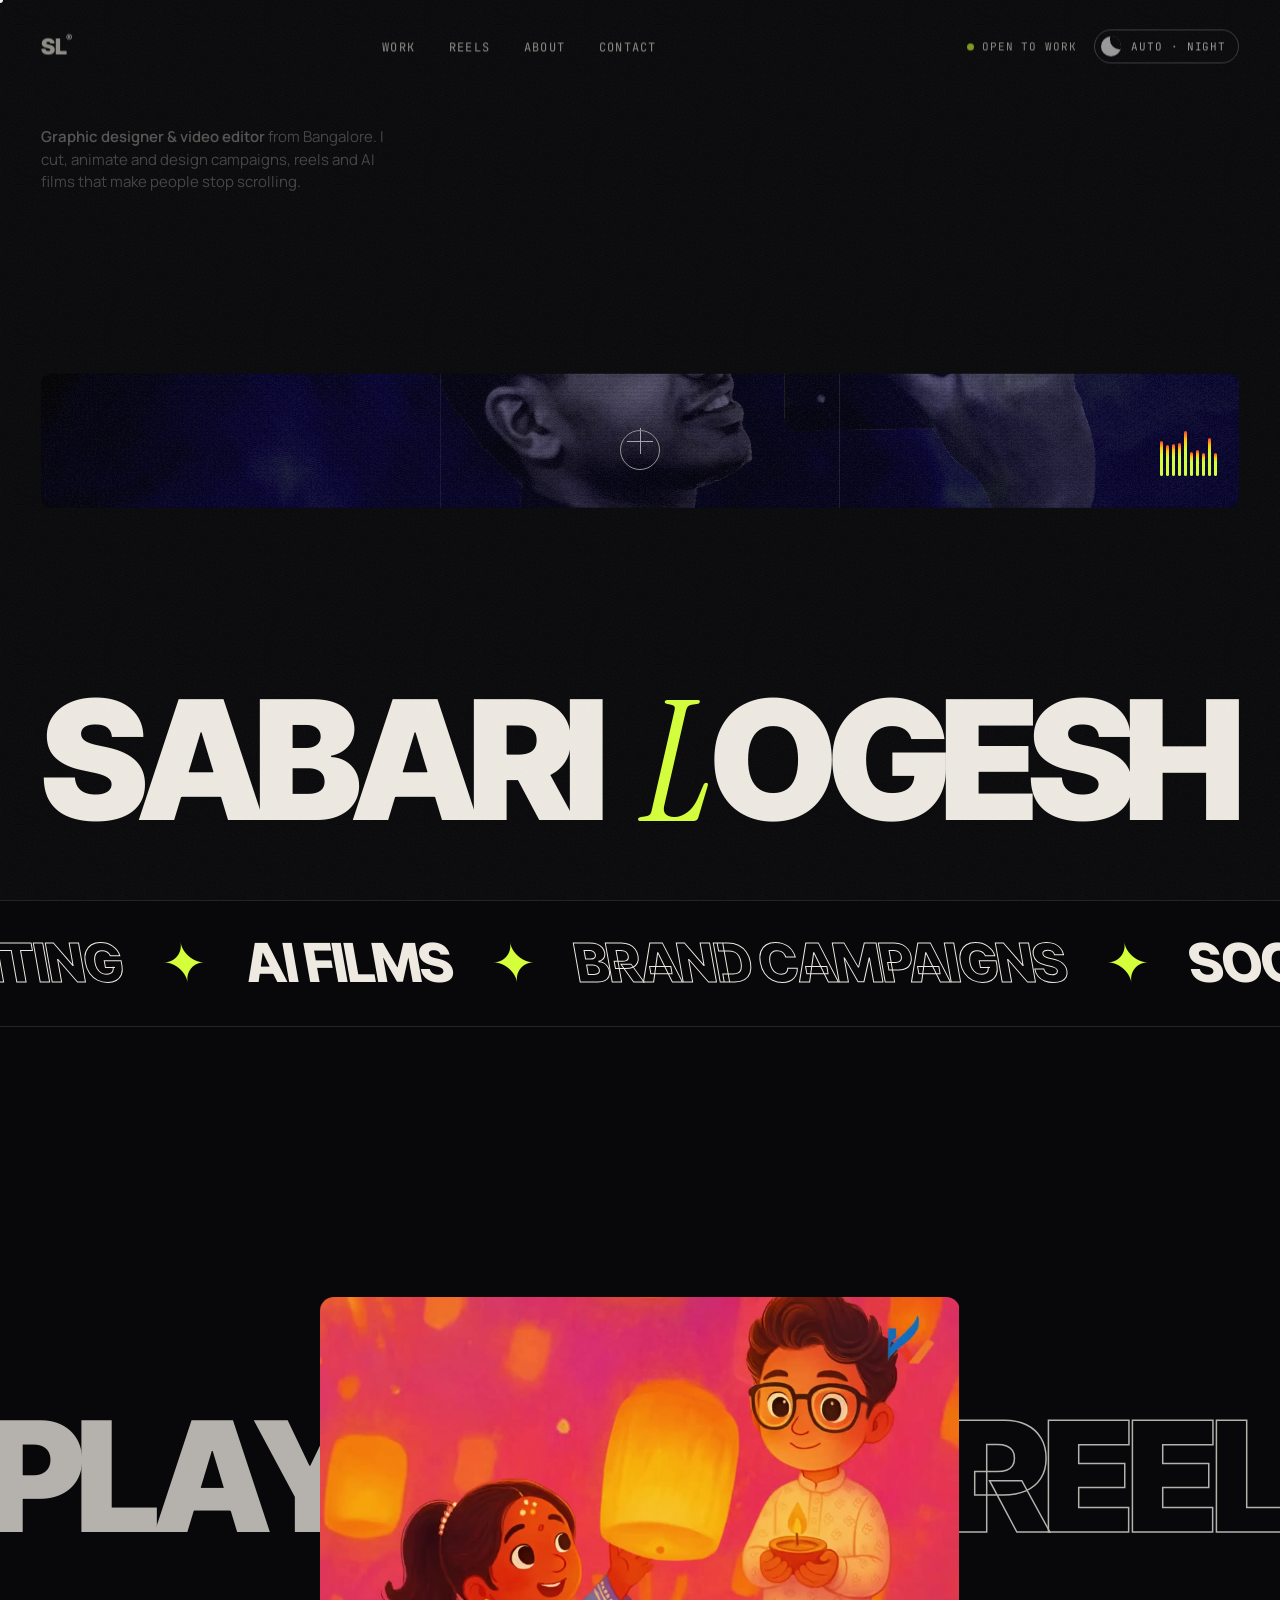
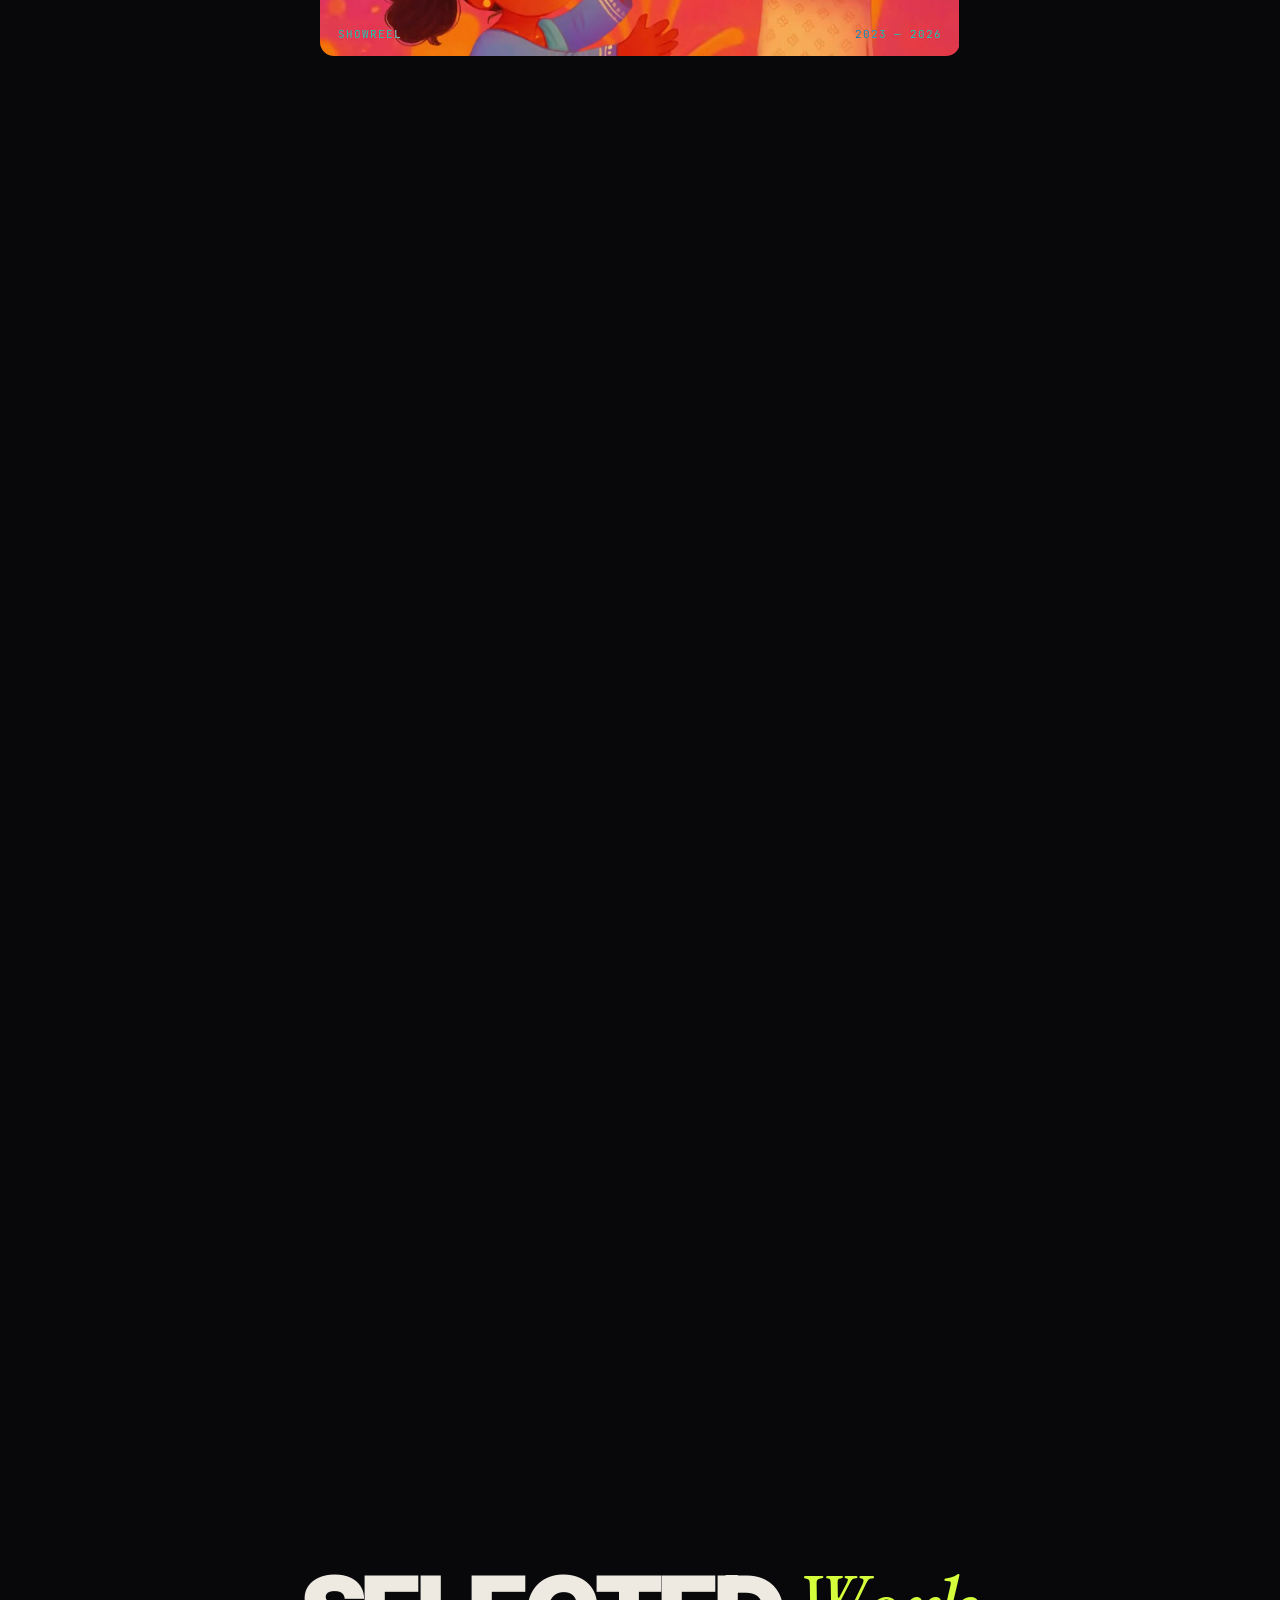
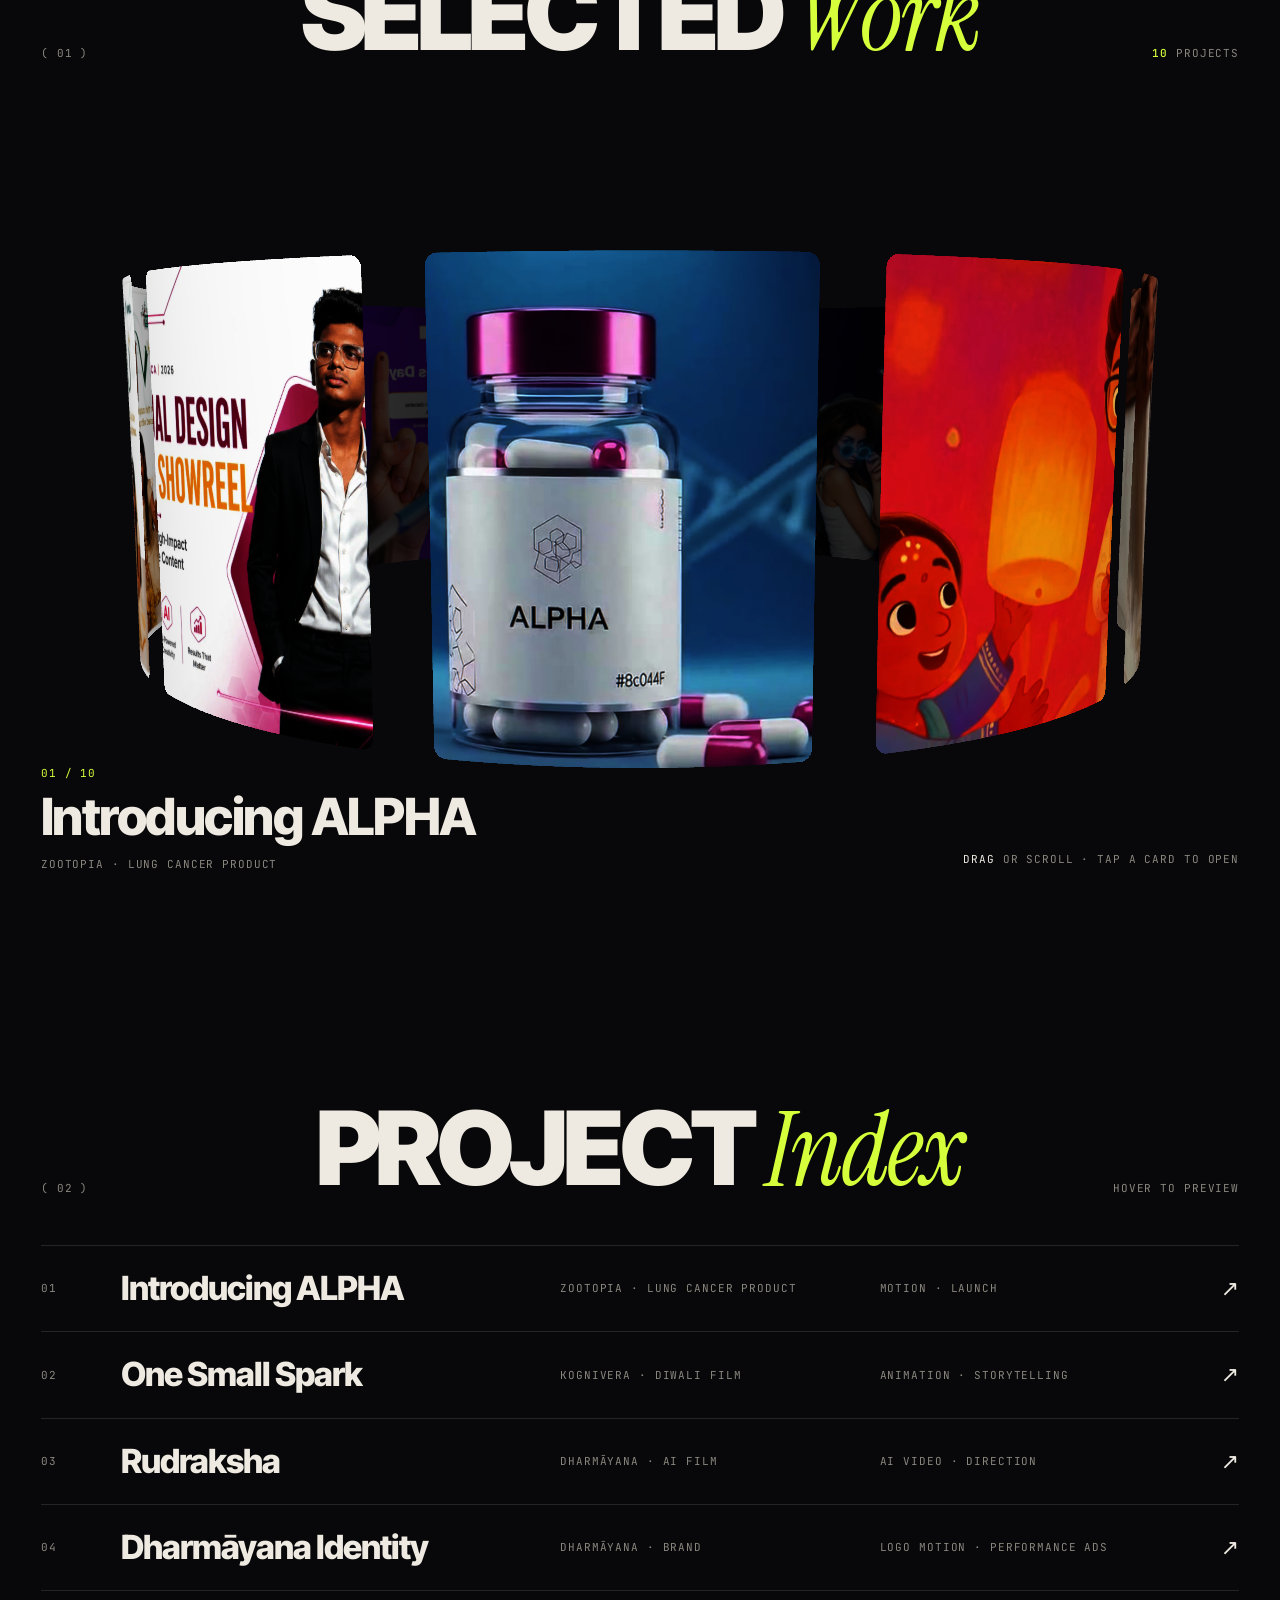
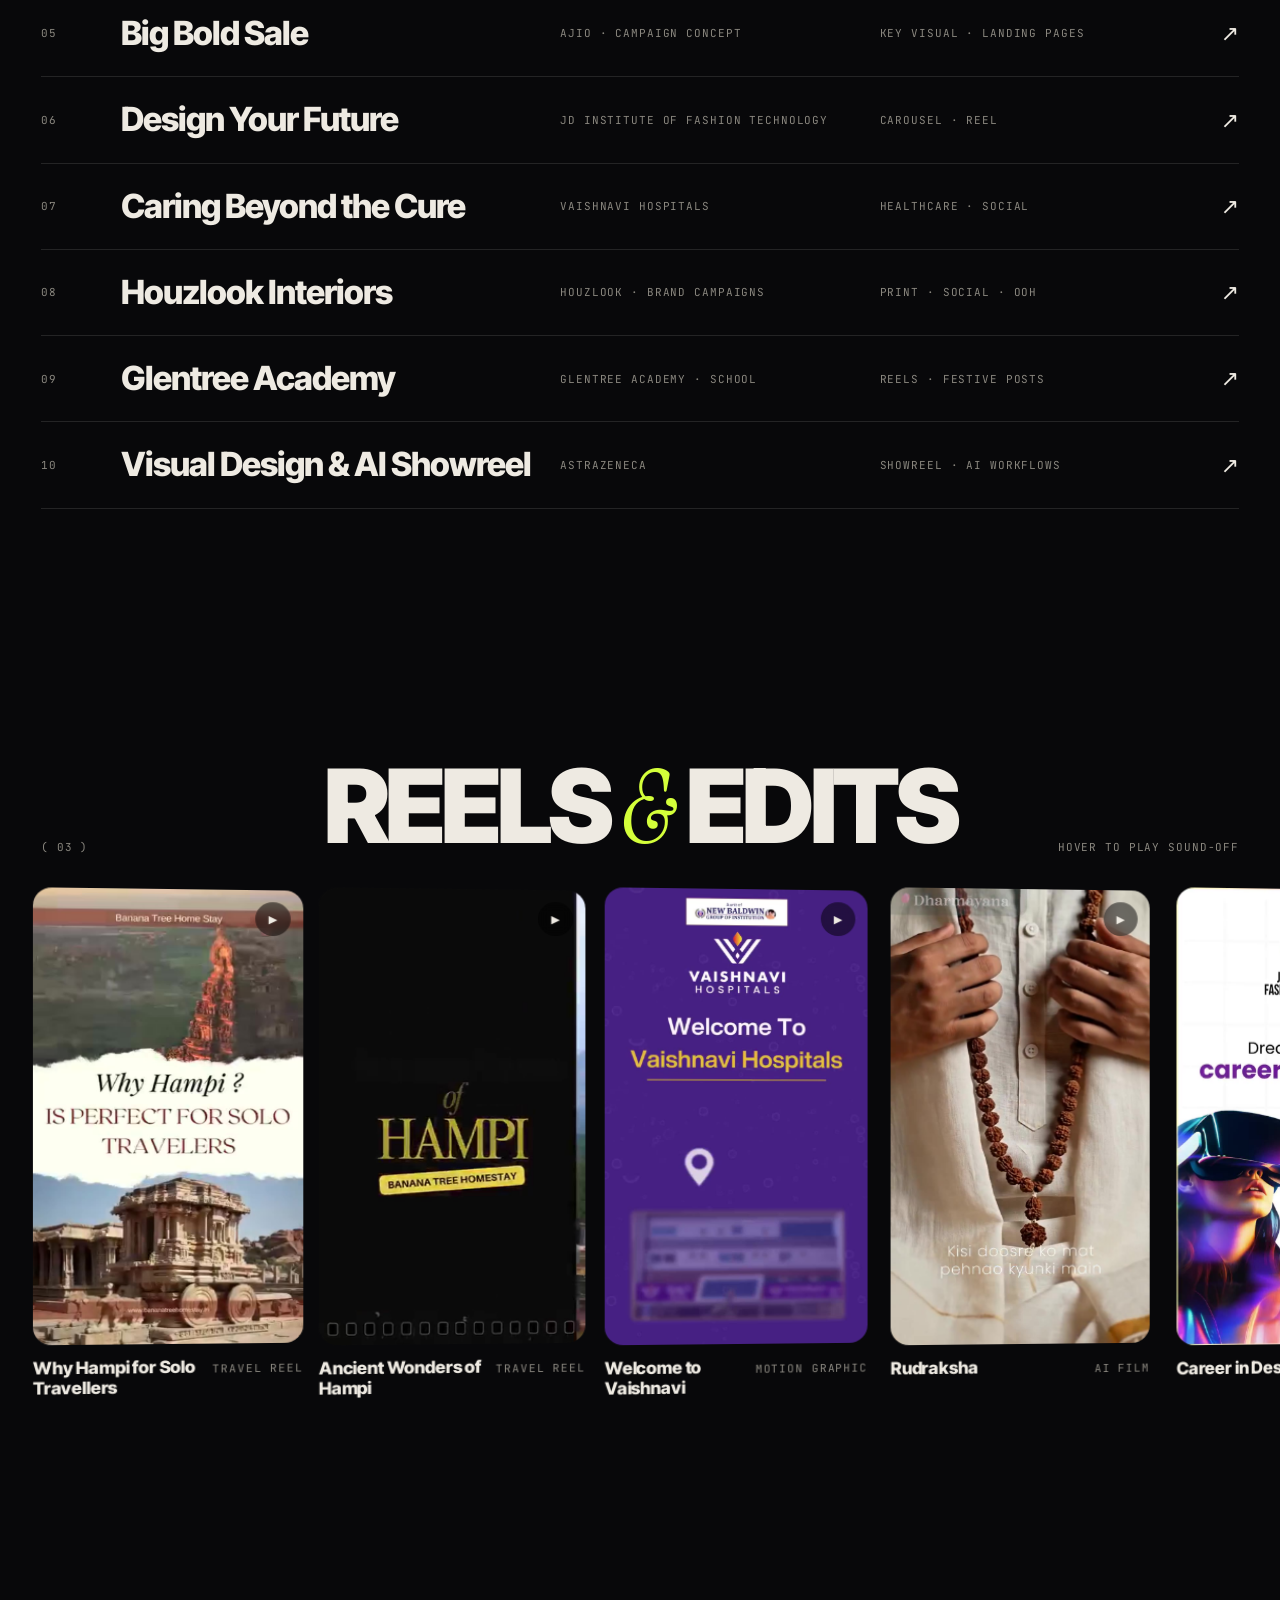
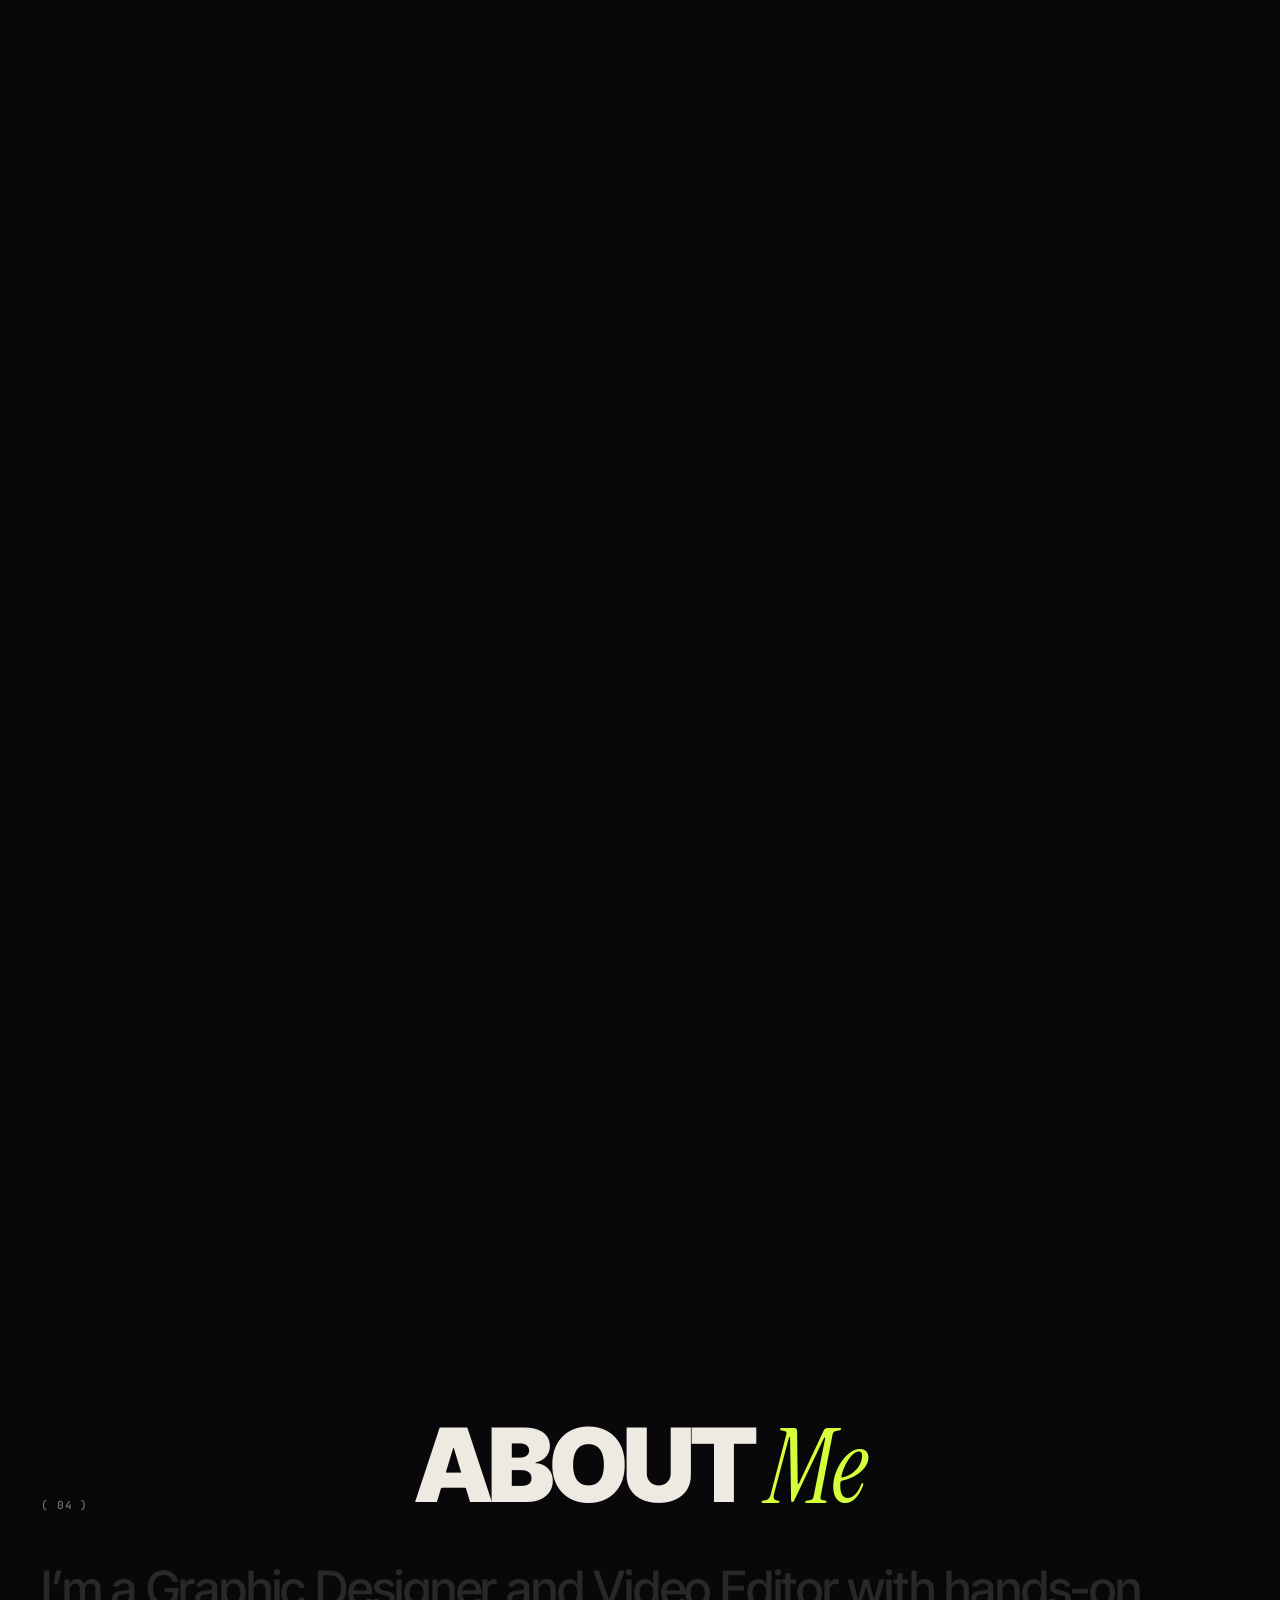
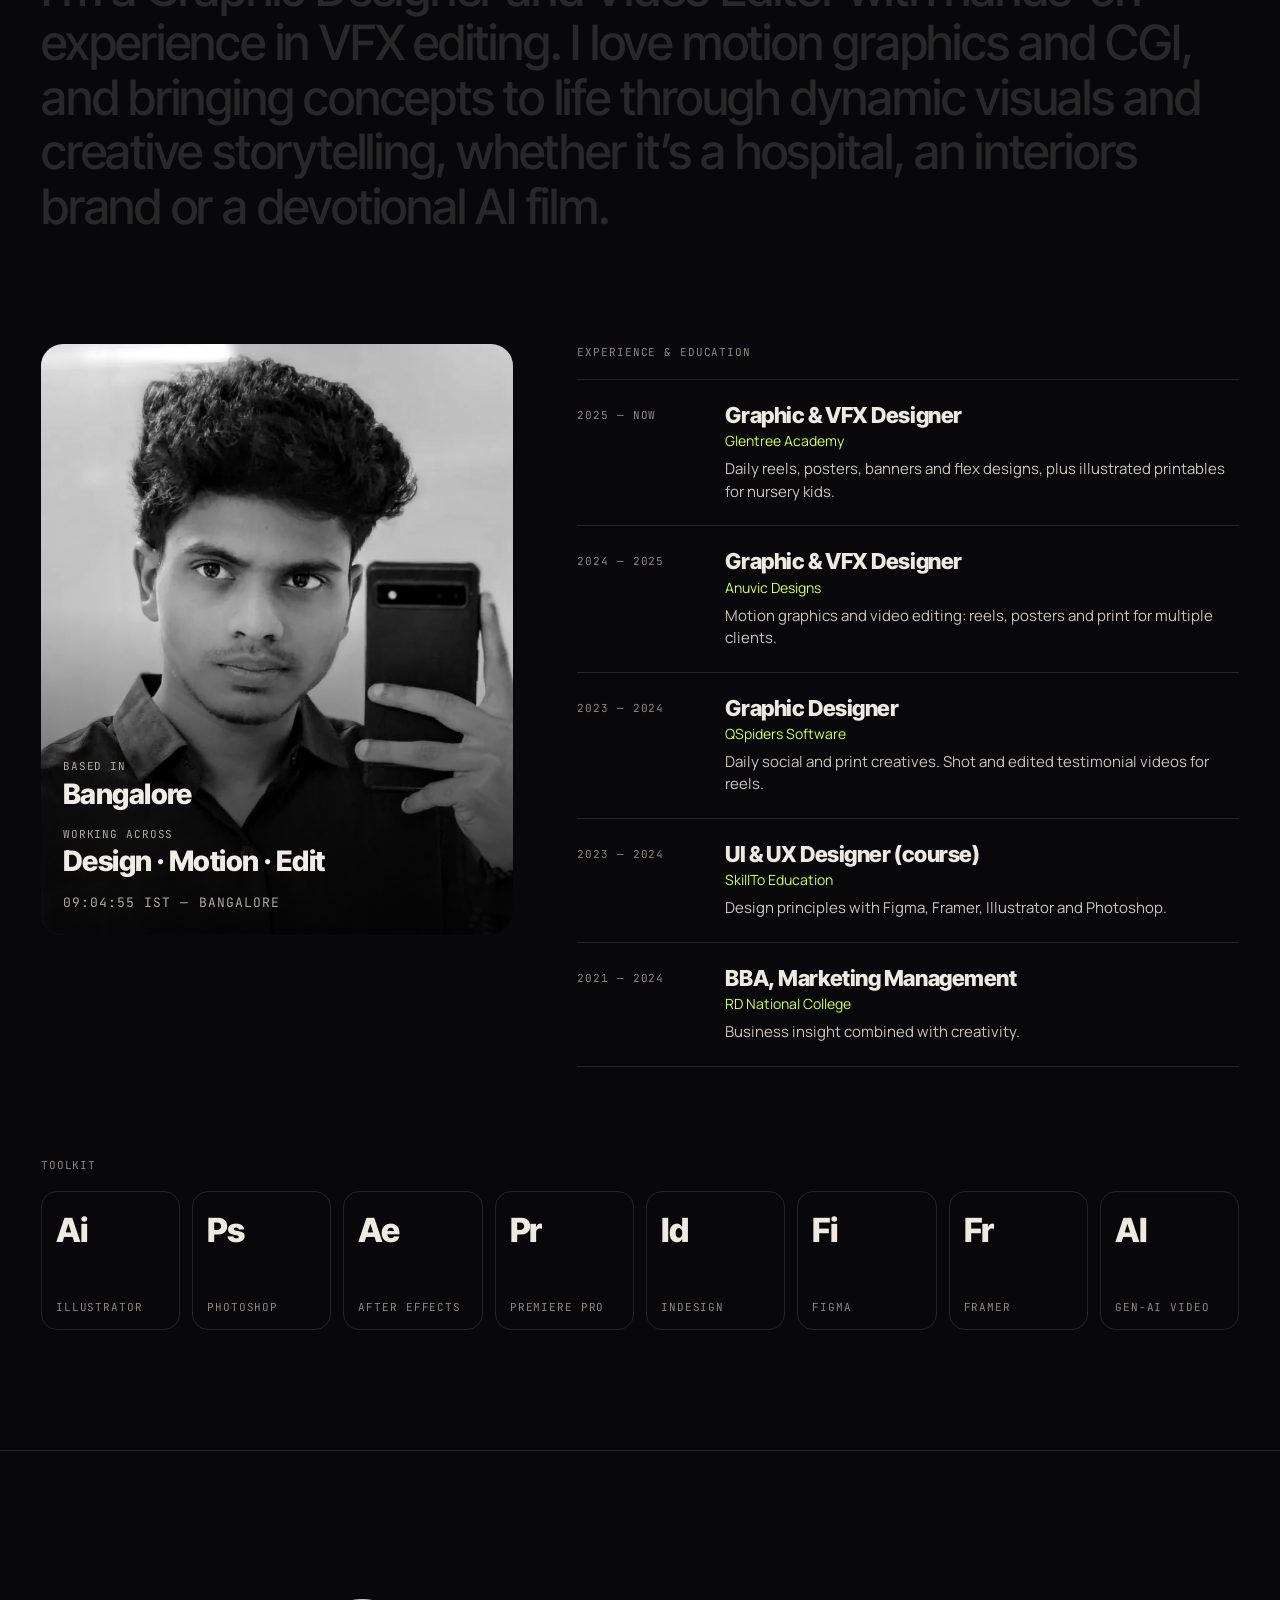
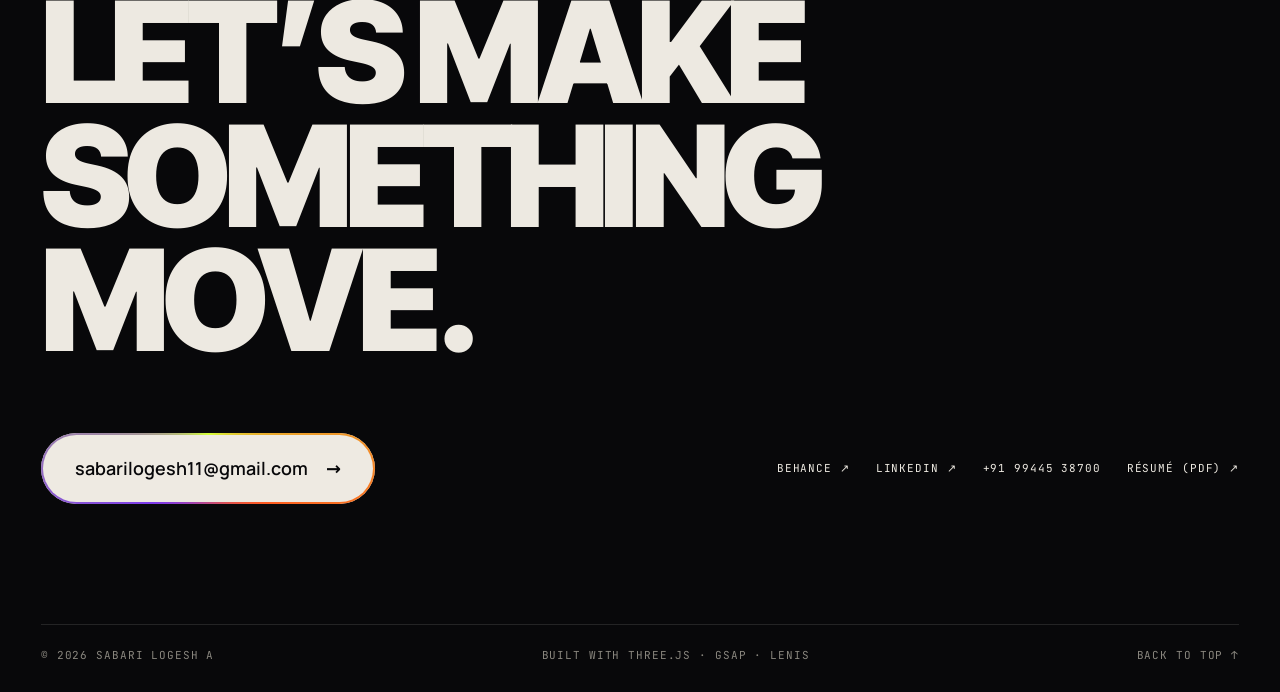
<file: index.html>
<!doctype html>
<html lang="en" data-theme="dark">
<head>
<meta charset="utf-8">
<meta name="viewport" content="width=device-width, initial-scale=1">
<title>Sabari Logesh — Graphic Designer &amp; Video Editor</title>
<meta name="description" content="Portfolio of Sabari Logesh A, a graphic designer, motion designer and video editor based in Bangalore. Campaigns, motion graphics, AI films and reels.">
<meta property="og:title" content="Sabari Logesh — Graphic Designer & Video Editor">
<meta property="og:description" content="Campaigns, motion graphics, AI films and reels from Bangalore.">
<meta property="og:image" content="assets/img/idex-key-visual-dark.webp">
<meta name="theme-color" content="#08080a">
<script src="assets/js/theme.js?v=20260923d"></script>
<link rel="icon" href="data:image/svg+xml,%3Csvg xmlns='http://www.w3.org/2000/svg' viewBox='0 0 64 64'%3E%3Crect width='64' height='64' rx='14' fill='%2308080a'/%3E%3Ctext x='50%25' y='56%25' text-anchor='middle' dominant-baseline='middle' font-family='Arial Black,Arial' font-weight='900' font-size='30' fill='%23d4ff3a'%3ESL%3C/text%3E%3C/svg%3E">
<link rel="stylesheet" href="assets/css/fonts.css?v=20260923d">
<link rel="stylesheet" href="assets/css/style.css?v=20260923d">
</head>
<body class="is-loading">

<!-- LOADER -->
<div class="loader" id="loader" aria-hidden="true">
  <div class="loader__grid">
    <span class="loader__label mono">Sabari Logesh — Portfolio</span>
    <span class="loader__label mono loader__label--r">Bangalore, IN</span>
  </div>
  <div class="loader__count"><span id="loaderNum">0</span><sup>%</sup></div>
  <div class="loader__bar"><i id="loaderBar"></i></div>
  <div class="loader__words mono"><span>Design</span><span>Motion</span><span>Edit</span><span>Story</span></div>
</div>

<!-- CURSOR -->
<div class="cursor" id="cursor"><div class="cursor__dot"></div><div class="cursor__ring"><span class="cursor__label" id="cursorLabel"></span></div></div>

<!-- NAV -->
<header class="nav" id="nav">
  <a href="#top" class="nav__logo magnetic" data-cursor="Top">SL<span>®</span></a>
  <nav class="nav__links">
    <a href="#work" class="nav__link"><span data-text="Work">Work</span></a>
    <a href="#reels" class="nav__link"><span data-text="Reels">Reels</span></a>
    <a href="#about" class="nav__link"><span data-text="About">About</span></a>
    <a href="#contact" class="nav__link"><span data-text="Contact">Contact</span></a>
  </nav>
  <div class="nav__right">
    <span class="nav__status mono"><i></i> Open to work</span>
    <button class="tt mono" data-theme-toggle data-cursor="Theme" aria-label="Change theme"><span class="tt__dot"></span><span data-theme-label>Auto</span></button>
    <button class="nav__menu magnetic" id="menuBtn" aria-label="Menu"><span></span><span></span></button>
  </div>
</header>
<div class="menu" id="menu">
  <a href="#work">Work</a><a href="#reels">Reels</a><a href="#about">About</a><a href="#contact">Contact</a>
</div>

<div class="grain" aria-hidden="true"></div>

<main id="top">

<!-- HERO — viewfinder -->
<section class="va" id="hero">
  <div class="va__row">
    <p class="va__intro"><b>Graphic designer &amp; video editor</b> from Bangalore. I cut, animate and design campaigns, reels and AI films that make people stop scrolling.</p>
    <div class="va__role"><span class="mono">Currently rolling as</span><span class="va__word" id="word"><i>a Motion Designer</i><i>a Video Editor</i><i>an AI Filmmaker</i><i>a Campaign Designer</i></span></div>
  </div>
  <div class="vf" id="vf">
    <canvas id="c"></canvas>
    <div class="vf__ui">
      <div class="thirds"></div>
      <span class="vf__c tl"></span><span class="vf__c tr"></span><span class="vf__c bl"></span><span class="vf__c br"></span>
      <span class="vf__t tl"><span class="rec"><i></i>Rec</span><span id="tc">00:00:00:00</span></span>
      <span class="vf__t tr"><span>4K · 25fps</span><span>ISO 800</span><span>f/1.8</span></span>
      <span class="vf__t bl"><span>SABARI_LOGESH_REEL_V26.MOV</span></span>
      <span class="vf__t br"><span id="batt">▮▮▮▯ 76%</span></span>
      <span class="vf__cross"></span>
      <div class="meter" id="meter"></div>
    </div>
  </div>
  <h1 class="va__name" id="name" aria-label="Sabari Logesh">Sabari Logesh</h1>
</section>

<!-- MARQUEE -->
<section class="marquee" aria-hidden="true">
  <div class="marquee__track" id="marq1"><span>Motion Graphics</span><b>✦</b><span>Video Editing</span><b>✦</b><span>AI Films</span><b>✦</b><span>Brand Campaigns</span><b>✦</b><span>Social Content</span><b>✦</b><span>VFX</span><b>✦</b></div>
</section>

<!-- SHOWREEL -->
<section class="showreel" id="showreel">
  <div class="showreel__sticky">
    <div class="showreel__frame" id="reelFrame" data-cursor="Play">
      <video id="showreelVideo" src="assets/video/kognivera-diwali.mp4" poster="assets/video/kognivera-diwali-cover.jpg" muted loop playsinline preload="metadata"></video>
      <div class="showreel__label"><span class="mono">Showreel</span><span class="mono">2023 — 2026</span></div>
    </div>
    <h2 class="showreel__text"><span>Play</span><span>Reel</span></h2>
  </div>
</section>

<!-- WORK — WebGL 3D roll carousel -->
<section class="work" id="work">
  <div class="section-head">
    <span class="mono">( 01 )</span>
    <h2 class="reveal-title">Selected <i>Work</i></h2>
    <span class="mono section-head__count"><b>10</b> Projects</span>
  </div>
  <div class="roll" id="roll">
    <canvas id="rollCanvas"></canvas>
    <div class="roll__info">
      <span class="mono roll__idx" id="rollIdx">01 / 10</span>
      <h3 class="roll__title" id="rollTitle">—</h3>
      <span class="mono roll__client" id="rollClient">—</span>
    </div>
    <div class="roll__hint mono"><span>Drag</span> or scroll · Tap a card to open</div>
  </div>
</section>

<!-- INDEX (hover reveal list) -->
<section class="index" id="index">
  <div class="section-head">
    <span class="mono">( 02 )</span>
    <h2 class="reveal-title">Project <i>Index</i></h2>
    <span class="mono section-head__count">Hover to preview</span>
  </div>
  <ul class="index__list" id="indexList"></ul>
  <div class="index__preview" id="indexPreview"><div class="index__preview-inner"></div></div>
</section>

<!-- REELS — pinned horizontal 3D cards -->
<section class="reels" id="reels">
  <div class="reels__pin">
    <div class="section-head section-head--row">
      <span class="mono">( 03 )</span>
      <h2 class="reveal-title">Reels <i>&amp;</i> Edits</h2>
      <span class="mono section-head__count">Hover to play sound-off</span>
    </div>
    <div class="reels__track" id="reelsTrack"></div>
  </div>
</section>

<!-- ABOUT -->
<section class="about" id="about">
  <div class="section-head">
    <span class="mono">( 04 )</span>
    <h2 class="reveal-title">About <i>Me</i></h2>
    <span></span>
  </div>
  <p class="about__big" id="aboutBig">I’m a Graphic Designer and Video Editor with hands-on experience in VFX editing. I love motion graphics and CGI, and bringing concepts to life through dynamic visuals and creative storytelling, whether it’s a hospital, an interiors brand or a devotional AI film.</p>
  <div class="about__grid">
    <div class="about__photo tilt" data-cursor="Hi!">
      <img src="assets/img/me/front-photo.webp" alt="Sabari Logesh" loading="lazy">
      <div class="about__card">
        <span class="mono">Based in</span><strong>Bangalore</strong>
        <span class="mono">Working across</span><strong>Design · Motion · Edit</strong>
        <span class="about__clock mono" id="clock">--:--:-- IST</span>
      </div>
    </div>
    <div class="about__exp">
      <h4 class="mono">Experience &amp; Education</h4>
      <ul id="expList"></ul>
    </div>
  </div>
  <div class="tools">
    <h4 class="mono">Toolkit</h4>
    <div class="tools__grid" id="toolsGrid"></div>
  </div>
</section>

<!-- CONTACT -->
<section class="contact" id="contact">
  <div class="contact__reveal" id="contactReveal">
    <h2 class="contact__big contact__big--base">Let’s make<br>something<br>move.</h2>
    <h2 class="contact__big contact__big--mask" aria-hidden="true">Say hello<br>& start a<br>project ✳</h2>
  </div>
  <div class="contact__row">
    <a class="glow-btn magnetic" href="mailto:sabarilogesh11@gmail.com" data-cursor="Email">
      <span>sabarilogesh11@gmail.com</span><i>→</i>
    </a>
    <div class="contact__links mono">
      <a href="https://www.behance.net/sabarilogesh" target="_blank" rel="noopener" class="u-link">Behance ↗</a>
      <a href="https://linkedin.com/in/sabari-logesh-8b44a31a7/" target="_blank" rel="noopener" class="u-link">LinkedIn ↗</a>
      <a href="tel:+919944538700" class="u-link">+91 99445 38700</a>
      <a href="assets/sabari-logesh-resume.pdf" target="_blank" class="u-link">Résumé (PDF) ↗</a>
    </div>
  </div>
  <footer class="footer mono">
    <span>© 2026 Sabari Logesh A</span>
    <span>Built with Three.js · GSAP · Lenis</span>
    <a href="#top" class="u-link">Back to top ↑</a>
  </footer>
</section>
</main>

<!-- PROJECT MODAL -->
<div class="modal" id="modal" aria-hidden="true">
  <div class="modal__bg"></div>
  <div class="modal__panel" id="modalPanel" data-lenis-prevent>
    <button class="modal__close magnetic" id="modalClose" data-cursor="Close">✕</button>
    <div class="modal__head">
      <span class="mono" id="mCat"></span>
      <h2 id="mTitle"></h2>
      <span class="mono" id="mClient"></span>
    </div>
    <div class="modal__body">
      <p id="mDesc"></p>
      <div class="modal__tags" id="mTags"></div>
    </div>
    <div class="modal__media" id="mMedia"></div>
    <button class="modal__next" id="mNext" data-cursor="Next"><span class="mono">Next project</span><strong id="mNextTitle"></strong></button>
  </div>
</div>

<script src="assets/vendor/gsap.min.js?v=20260923d"></script>
<script src="assets/vendor/ScrollTrigger.min.js?v=20260923d"></script>
<script src="assets/vendor/lenis.min.js?v=20260923d"></script>
<script type="importmap">{ "imports": { "three": "./assets/vendor/three.module.js?v=20260923d" } }</script>
<script type="module" src="assets/js/main.js?v=20260923d"></script>
</body>
</html>
</file>
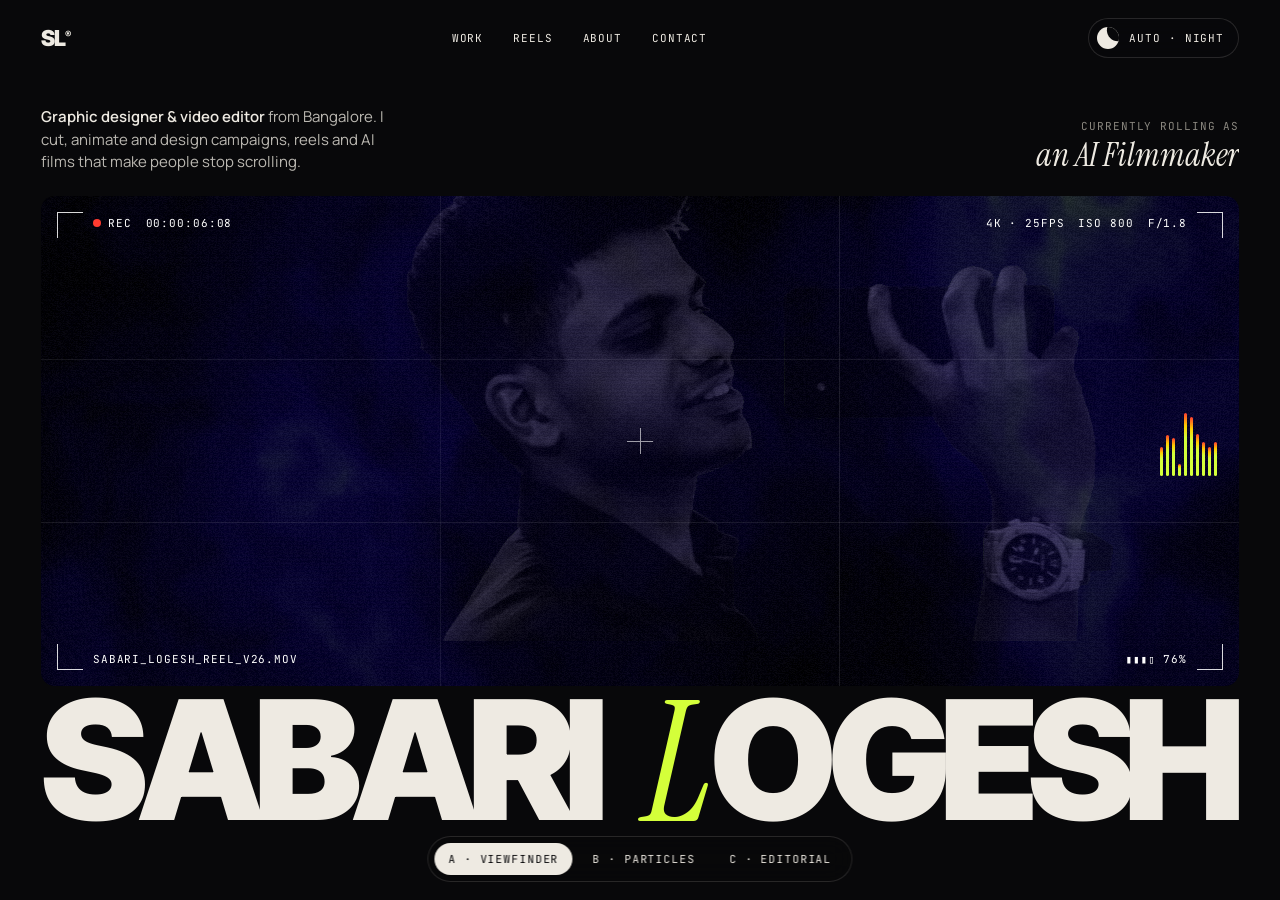
<file: options/a.html>
<!doctype html>
<html lang="en" data-theme="dark">
<head>
<meta charset="utf-8"><meta name="viewport" content="width=device-width, initial-scale=1">
<title>Option A — Viewfinder</title>
<meta name="theme-color" content="#08080a">
<script src="../assets/js/theme.js"></script>
<link rel="stylesheet" href="../assets/css/fonts.css">
<link rel="stylesheet" href="opt.css">
<script type="importmap">{ "imports": { "three": "../assets/vendor/three.module.js" } }</script>
</head>
<body>
<header class="nav">
  <a class="nav__logo" href="../">SL<sup style="font-size:10px">®</sup></a>
  <nav class="nav__links mono"><a href="#">Work</a><a href="#">Reels</a><a href="#">About</a><a href="#">Contact</a></nav>
  <div class="nav__r"><button class="tt mono" data-theme-toggle aria-label="Change theme"><span class="tt__dot"></span><span data-theme-label>Auto</span></button></div>
</header>
<div class="opt-bar mono"><a href="a.html" class="on">A · Viewfinder</a><a href="b.html" >B · Particles</a><a href="c.html" >C · Editorial</a></div>
<style>
.va{position:relative;min-height:100svh;padding:88px clamp(16px,3.2vw,48px) 0;display:flex;flex-direction:column;overflow:hidden}
.va__row{display:flex;justify-content:space-between;align-items:flex-end;gap:24px;padding:18px 0 22px}
.va__intro{max-width:360px;font-size:15px;line-height:1.5;color:color-mix(in srgb,var(--fg) 78%,transparent)}
.va__intro b{color:var(--fg);font-weight:600}
.va__role{text-align:right}
.va__role .mono{color:var(--mut);display:block;margin-bottom:4px}
.va__word{font-family:var(--fs);font-style:italic;font-size:clamp(26px,2.6vw,40px);line-height:1.1;height:1.1em;overflow:hidden;display:block}
.va__word i{display:block;line-height:1.1;white-space:nowrap;transition:transform .9s cubic-bezier(.19,1,.22,1)}
/* viewfinder */
.vf.lt .vf__ui{color:#15131c}.vf.lt .vf__c{border-color:rgba(20,18,28,.8)}.vf.lt .vf__t{text-shadow:none}.vf.lt .vf__cross::before,.vf.lt .vf__cross::after{background:#15131c}.vf.lt .thirds{opacity:.5;filter:invert(1)}
.vf{position:relative;flex:1;min-height:360px;max-height:62vh;border-radius:14px;overflow:hidden;background:#050507;isolation:isolate}
.vf canvas{position:absolute;inset:0;width:100%;height:100%}
.vf__ui{position:absolute;inset:0;pointer-events:none;color:#fff;z-index:2}
.vf__c{position:absolute;width:26px;height:26px;border:1.5px solid rgba(255,255,255,.85)}
.vf__c.tl{left:16px;top:16px;border-right:0;border-bottom:0}.vf__c.tr{right:16px;top:16px;border-left:0;border-bottom:0}
.vf__c.bl{left:16px;bottom:16px;border-right:0;border-top:0}.vf__c.br{right:16px;bottom:16px;border-left:0;border-top:0}
.vf__t{position:absolute;display:flex;gap:14px;align-items:center;font-family:'JetBrains Mono',monospace;font-size:11px;letter-spacing:.08em;text-transform:uppercase;text-shadow:0 1px 8px rgba(0,0,0,.5)}
.vf__t.tl{left:52px;top:20px}.vf__t.tr{right:52px;top:20px}.vf__t.bl{left:52px;bottom:20px}.vf__t.br{right:52px;bottom:20px}
.rec{display:inline-flex;align-items:center;gap:7px}.rec i{width:8px;height:8px;border-radius:50%;background:#ff3b30;animation:blink 1.2s steps(1) infinite}
@keyframes blink{50%{opacity:0}}
.vf__cross{position:absolute;left:50%;top:50%;width:26px;height:26px;transform:translate(-50%,-50%);opacity:.6}
.vf__cross::before,.vf__cross::after{content:'';position:absolute;background:#fff}.vf__cross::before{left:50%;top:0;bottom:0;width:1px}.vf__cross::after{top:50%;left:0;right:0;height:1px}
.meter{position:absolute;right:22px;top:50%;transform:translateY(-50%);display:flex;gap:3px;align-items:flex-end;height:70px}
.meter i{width:3px;background:linear-gradient(to top,#d4ff3a 60%,#ffcc00 80%,#ff3b30);border-radius:2px;height:20%;transition:height .08s}
.thirds{position:absolute;inset:0;background:
 linear-gradient(to right,transparent calc(33.33% - .5px),rgba(255,255,255,.12) 33.33%,transparent calc(33.33% + .5px),transparent calc(66.66% - .5px),rgba(255,255,255,.12) 66.66%,transparent calc(66.66% + .5px)),
 linear-gradient(to bottom,transparent calc(33.33% - .5px),rgba(255,255,255,.12) 33.33%,transparent calc(33.33% + .5px),transparent calc(66.66% - .5px),rgba(255,255,255,.12) 66.66%,transparent calc(66.66% + .5px))}
.va__name{position:relative;z-index:3;font-family:var(--fd);font-weight:900;letter-spacing:-.065em;line-height:.74;text-transform:uppercase;white-space:nowrap;margin:.08em 0 0;padding-bottom:74px}
.va__name .ch{display:inline-block;transform:translateY(105%);transition:transform 1.3s cubic-bezier(.19,1,.22,1)}
.va__name.in .ch{transform:none}
.va__name .ch.alt{font-family:var(--fs);font-style:italic;font-weight:400;letter-spacing:-.02em;text-transform:none;color:var(--acc)}
@media(max-width:800px){.va__row{flex-direction:column;align-items:flex-start}.va__role{text-align:left}.vf{max-height:none;flex:none;aspect-ratio:4/5}.vf__t.tr,.vf__t.br,.meter{display:none}.va__name{padding-bottom:90px}}
</style>
<section class="va" id="hero">
  <div class="va__row">
    <p class="va__intro"><b>Graphic designer &amp; video editor</b> from Bangalore. I cut, animate and design campaigns, reels and AI films that make people stop scrolling.</p>
    <div class="va__role"><span class="mono">Currently rolling as</span><span class="va__word" id="word"><i>a Motion Designer</i><i>a Video Editor</i><i>an AI Filmmaker</i><i>a Campaign Designer</i></span></div>
  </div>
  <div class="vf" id="vf">
    <canvas id="c"></canvas>
    <div class="vf__ui">
      <div class="thirds"></div>
      <span class="vf__c tl"></span><span class="vf__c tr"></span><span class="vf__c bl"></span><span class="vf__c br"></span>
      <span class="vf__t tl"><span class="rec"><i></i>Rec</span><span id="tc">00:00:00:00</span></span>
      <span class="vf__t tr"><span>4K · 25fps</span><span>ISO 800</span><span>f/1.8</span></span>
      <span class="vf__t bl"><span>SABARI_LOGESH_REEL_V26.MOV</span></span>
      <span class="vf__t br"><span id="batt">▮▮▮▯ 76%</span></span>
      <span class="vf__cross"></span>
      <div class="meter" id="meter"></div>
    </div>
  </div>
  <h1 class="va__name" id="name" aria-label="Sabari Logesh">Sabari Logesh</h1>
</section>
<script type="module">
import * as THREE from 'three';
const $=s=>document.querySelector(s);
// name: split, italic serif accent on one letter, fit to width
const nm=$('#name');nm.innerHTML=[...'Sabari Logesh'].map((c,i)=>`<span class="ch${i===7?' alt':''}" style="transition-delay:${.35+i*.04}s">${c===' '?'<span style="display:inline-block;width:.28em"></span>':c}</span>`).join('');
function fit(){nm.style.fontSize='100px';const w=(()=>{const r=document.createRange();r.selectNodeContents(nm);return r.getBoundingClientRect().width})();const W=nm.parentElement.clientWidth-2*parseFloat(getComputedStyle(nm.parentElement).paddingLeft);nm.style.fontSize=(100*W/w*.995)+'px'}
document.fonts.load('900 100px "Inter Tight"').then(()=>document.fonts.load('italic 400 100px "Instrument Serif"')).then(()=>{fit();requestAnimationFrame(()=>nm.classList.add('in'))});setTimeout(()=>{fit();nm.classList.add('in')},1500);addEventListener('resize',fit);fit();
let wi=0;const words=$('#word').children;setInterval(()=>{wi=(wi+1)%words.length;[...words].forEach(w=>w.style.transform=`translateY(${-wi*100}%)`)},2400);
// timecode + audio meter
const t0=performance.now();const pad=n=>String(n).padStart(2,'0');
const met=$('#meter');met.innerHTML='<i></i>'.repeat(10);const bars=[...met.children];
setInterval(()=>{const s=(performance.now()-t0)/1000;$('#tc').textContent=`${pad(0)}:${pad(Math.floor(s/60))}:${pad(Math.floor(s%60))}:${pad(Math.floor((s%1)*25))}`;bars.forEach((b,i)=>b.style.height=(15+Math.random()*80*(1-Math.abs(i-4.5)/8))+'%')},40);
// WebGL: animated gradient field + duotone portrait with fluid mouse distortion
const vf=$('#vf'),R=new THREE.WebGLRenderer({canvas:$('#c'),antialias:true});R.setPixelRatio(Math.min(devicePixelRatio,2));
const sc=new THREE.Scene(),cam=new THREE.OrthographicCamera(-1,1,1,-1,0,1);
const tex=await new THREE.TextureLoader().loadAsync('../assets/img/me/side-color.webp');tex.colorSpace=THREE.SRGBColorSpace;
const U={uTex:{value:tex},uImg:{value:new THREE.Vector2(tex.image.width,tex.image.height)},uRes:{value:new THREE.Vector2(1,1)},uTime:{value:0},uM:{value:new THREE.Vector2(.5,.5)},uV:{value:new THREE.Vector2()},uH:{value:0},uIn:{value:0},
 uA:{value:new THREE.Color()},uD:{value:new THREE.Color()},uE:{value:new THREE.Color()},uB:{value:new THREE.Color()},uC:{value:new THREE.Color()},uLight:{value:0}};
sc.add(new THREE.Mesh(new THREE.PlaneGeometry(2,2),new THREE.ShaderMaterial({uniforms:U,vertexShader:`varying vec2 v;void main(){v=uv;gl_Position=vec4(position,1.);}`,
fragmentShader:`uniform sampler2D uTex;uniform vec2 uImg,uRes,uM,uV;uniform float uTime,uH,uIn,uLight;uniform vec3 uA,uB,uC,uD,uE;varying vec2 v;
float h(vec2 p){return fract(sin(dot(p,vec2(127.1,311.7)))*43758.5453);}
float n(vec2 p){vec2 i=floor(p),f=fract(p);f=f*f*(3.-2.*f);return mix(mix(h(i),h(i+vec2(1,0)),f.x),mix(h(i+vec2(0,1)),h(i+vec2(1,1)),f.x),f.y);}
float fbm(vec2 p){float s=0.,a=.5;for(int i=0;i<5;i++){s+=a*n(p);p*=2.03;a*=.5;}return s;}
void main(){
  vec2 asp=vec2(uRes.x/uRes.y,1.);vec2 p=v*asp;
  // flowing background
  float t=uTime*.08;vec2 q=vec2(fbm(p*1.6+t),fbm(p*1.6-t+3.1));float f=fbm(p*1.3+q*1.8+t*.5);
  vec3 bg=mix(uA,uB,smoothstep(.25,.85,f));bg=mix(bg,uC,smoothstep(.62,.95,f)*.55);
  // portrait placement: height = 104% of frame, anchored bottom, offset right
  float ih=1.04, iw=ih*uImg.x/uImg.y*(uRes.y/uRes.x);
  float cx= uRes.x/uRes.y>1.3 ? .6 : .5;
  vec2 d=v-uM;float dl=length(d*asp);
  vec2 push=uV*smoothstep(.3,0.,dl)*uH*.9;
  float rip=sin(dl*40.-uTime*5.)*.006*smoothstep(.35,0.,dl)*uH;
  vec2 uv=vec2((v.x-(cx-iw*.5))/iw,(v.y+.0)/ih);
  uv+= -push + normalize(d+1e-4)*rip;
  uv.y-= (1.-uIn)*.12;
  vec4 im=vec4(0.);
  if(uv.x>0.&&uv.x<1.&&uv.y>0.&&uv.y<1.){float s=length(push)*.25+.0015;
    im.r=texture2D(uTex,uv+vec2(s,0.)).r;im.g=texture2D(uTex,uv).g;im.b=texture2D(uTex,uv-vec2(s,0.)).b;im.a=texture2D(uTex,uv).a;}
  // duotone the portrait, reveal true colour around the cursor
  float g=dot(im.rgb,vec3(.299,.587,.114));g=pow(smoothstep(.0,.85,g),.72);
  vec3 duo=mix(uD,uE,g);
  float reveal=smoothstep(.22,.05,dl)*uH;
  vec3 person=mix(duo,im.rgb,reveal);
  vec3 col=mix(bg,person,im.a*uIn);
  // soft rim light from the background colour
  col+= uC*pow(1.-abs(im.a*2.-1.),6.)*.25*uIn;
  // vignette + scanlines + grain
  col*=1.-(uLight>.5?.25:.55)*pow(length((v-.5)*vec2(1.2,1.)),2.);
  col*=.96+.04*sin(v.y*uRes.y*1.6);
  col+=(h(v*uRes+uTime)-.5)*.06;
  gl_FragColor=vec4(col,1.);}`})));
function size(){const w=vf.clientWidth,h=vf.clientHeight;R.setSize(w,h,false);U.uRes.value.set(w,h)}new ResizeObserver(size).observe(vf);size();
function th(){const l=document.documentElement.dataset.theme==='light';
 U.uLight.value=l?1:0;vf.classList.toggle('lt',l);if(l){U.uA.value.set('#e9e3d8');U.uB.value.set('#cfc6f6');U.uC.value.set('#ff8a4c');U.uD.value.set('#1b1640');U.uE.value.set('#fff6ea')}else{U.uA.value.set('#06050b');U.uB.value.set('#3a1f96');U.uC.value.set('#d4ff3a');U.uD.value.set('#0b0816');U.uE.value.set('#f3eeff')}}
th();addEventListener('themechange',th);
const m=new THREE.Vector2(.5,.5);let hov=0;
vf.addEventListener('pointermove',e=>{const r=vf.getBoundingClientRect();m.set((e.clientX-r.left)/r.width,1-(e.clientY-r.top)/r.height)});
vf.addEventListener('pointerenter',()=>hov=1);vf.addEventListener('pointerleave',()=>hov=0);
const clk=new THREE.Clock();
(function loop(){requestAnimationFrame(loop);const t=clk.getElapsedTime();U.uTime.value=t;U.uIn.value=Math.min(1,U.uIn.value+.012);
 const cur=U.uM.value,nx=cur.clone().lerp(m,.1);U.uV.value.lerp(nx.clone().sub(cur),.25);cur.copy(nx);U.uH.value+=(hov-U.uH.value)*.06;R.render(sc,cam)})();
</script>

</body>
</html>
</file>
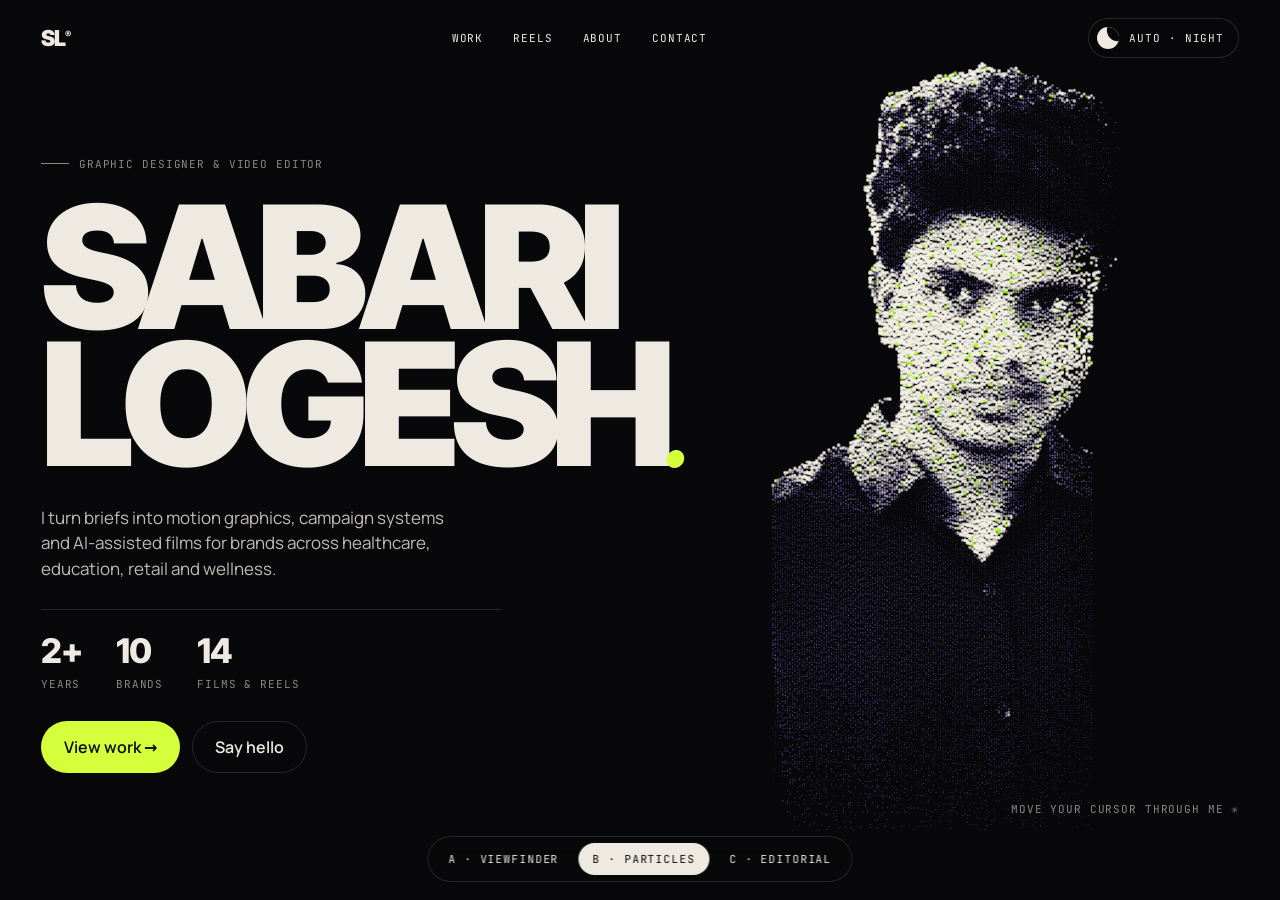
<file: options/b.html>
<!doctype html>
<html lang="en" data-theme="dark">
<head>
<meta charset="utf-8"><meta name="viewport" content="width=device-width, initial-scale=1">
<title>Option B — Particle Portrait</title>
<meta name="theme-color" content="#08080a">
<script src="../assets/js/theme.js"></script>
<link rel="stylesheet" href="../assets/css/fonts.css">
<link rel="stylesheet" href="opt.css">
<script type="importmap">{ "imports": { "three": "../assets/vendor/three.module.js" } }</script>
</head>
<body>
<header class="nav">
  <a class="nav__logo" href="../">SL<sup style="font-size:10px">®</sup></a>
  <nav class="nav__links mono"><a href="#">Work</a><a href="#">Reels</a><a href="#">About</a><a href="#">Contact</a></nav>
  <div class="nav__r"><button class="tt mono" data-theme-toggle aria-label="Change theme"><span class="tt__dot"></span><span data-theme-label>Auto</span></button></div>
</header>
<div class="opt-bar mono"><a href="a.html" >A · Viewfinder</a><a href="b.html" class="on">B · Particles</a><a href="c.html" >C · Editorial</a></div>
<style>
.hb{position:relative;height:100svh;min-height:640px;overflow:hidden;display:grid;grid-template-columns:1fr 1fr}
.hb canvas{position:absolute;inset:0;width:100%;height:100%;z-index:0}
.hb__l{position:relative;z-index:2;display:flex;flex-direction:column;justify-content:center;padding:120px 0 90px clamp(16px,3.2vw,48px);gap:28px}
.hb__kick{display:flex;gap:10px;align-items:center;color:var(--mut)}.hb__kick i{width:28px;height:1px;background:var(--mut)}
.hb__name{font-family:var(--fd);font-weight:900;text-transform:uppercase;letter-spacing:-.06em;line-height:.8;white-space:nowrap}
.hb__name span{display:block}
.hb__name em{font-family:var(--fs);font-style:italic;font-weight:400;text-transform:none;letter-spacing:-.02em;color:var(--acc)}
.hb__intro{max-width:420px;font-size:17px;line-height:1.5;color:color-mix(in srgb,var(--fg) 80%,transparent)}
.hb__stats{display:flex;gap:34px;border-top:1px solid var(--line);padding-top:20px;max-width:460px}
.hb__stats b{display:block;font-family:var(--fd);font-weight:800;font-size:34px;letter-spacing:-.03em}
.hb__stats span{color:var(--mut)}
.hb__cta{display:flex;gap:12px}
.btn{display:inline-flex;align-items:center;gap:10px;padding:14px 22px;border-radius:99px;border:1px solid var(--line);font-weight:600}
.btn--p{background:var(--acc);color:var(--acc-ink);border-color:transparent}
.hb__hint{position:absolute;right:clamp(16px,3.2vw,48px);bottom:84px;z-index:2;color:var(--mut)}
@media(max-width:800px){.hb{grid-template-columns:1fr}.hb__l{justify-content:flex-end;padding-bottom:110px}.hb__stats{gap:20px}.hb__hint{display:none}}
</style>
<section class="hb" id="hero">
  <canvas id="c"></canvas>
  <div class="hb__l">
    <span class="hb__kick mono"><i></i>Graphic Designer &amp; Video Editor</span>
    <h1 class="hb__name" id="name"><span>Sabari</span><span>Logesh<em>.</em></span></h1>
    <p class="hb__intro">I turn briefs into motion graphics, campaign systems and AI-assisted films for brands across healthcare, education, retail and wellness.</p>
    <div class="hb__stats"><div><b>2+</b><span class="mono">Years</span></div><div><b>10</b><span class="mono">Brands</span></div><div><b>14</b><span class="mono">Films &amp; reels</span></div></div>
    <div class="hb__cta"><a class="btn btn--p" href="#">View work →</a><a class="btn" href="mailto:sabarilogesh11@gmail.com">Say hello</a></div>
  </div>
  <span class="hb__hint mono">Move your cursor through me ✳</span>
</section>
<script type="module">
import * as THREE from 'three';
const $=s=>document.querySelector(s);
function fit(){const n=$('#name');const W=n.parentElement.clientWidth-20;n.style.fontSize='100px';const w=Math.max(...[...n.children].map(s=>{const r=document.createRange();r.selectNodeContents(s);return r.getBoundingClientRect().width}));n.style.fontSize=Math.min(100*W/w,220)+'px'}
document.fonts.load('900 100px "Inter Tight"').then(fit);setTimeout(fit,1500);addEventListener('resize',fit);fit();
const img=new Image();img.src='../assets/img/me/front-mono.webp';await img.decode();
// sample portrait into particles
const mob=innerWidth<800, step=mob?4:3;
const cw=Math.round(img.width/ (img.width>600?1.4:1)), ch=Math.round(img.height*cw/img.width);
const cv=document.createElement('canvas');cv.width=cw;cv.height=ch;const cx=cv.getContext('2d');cx.drawImage(img,0,0,cw,ch);
const data=cx.getImageData(0,0,cw,ch).data;const P=[],B=[];
for(let y=0;y<ch;y+=step)for(let x=0;x<cw;x+=step){const i=(y*cw+x)*4;const fx=Math.min(1,(1-x/cw)/.22),fy=Math.min(1,(1-y/ch)/.25);if(data[i+3]<40||Math.random()>fx*fy)continue;const l=(data[i]+data[i+1]+data[i+2])/765;P.push((x/cw-.5)*cw/ch,-(y/ch-.5));B.push(l);}
const n=B.length,pos=new Float32Array(n*3),bri=new Float32Array(n),rnd=new Float32Array(n);
for(let i=0;i<n;i++){pos[i*3]=P[i*2];pos[i*3+1]=P[i*2+1];pos[i*3+2]=0;bri[i]=B[i];rnd[i]=Math.random()}
const g=new THREE.BufferGeometry();g.setAttribute('position',new THREE.BufferAttribute(pos,3));g.setAttribute('aB',new THREE.BufferAttribute(bri,1));g.setAttribute('aR',new THREE.BufferAttribute(rnd,1));
const R=new THREE.WebGLRenderer({canvas:$('#c'),antialias:true,alpha:true});R.setPixelRatio(Math.min(devicePixelRatio,2));
const scene=new THREE.Scene(),cam=new THREE.OrthographicCamera(-1,1,1,-1,.1,10);cam.position.z=2;
const U={uT:{value:0},uM:{value:new THREE.Vector2(9,9)},uIn:{value:0},uS:{value:1},uLight:{value:0},uPR:{value:R.getPixelRatio()},uScroll:{value:0},uOff:{value:new THREE.Vector2()},uScale:{value:1},uAcc:{value:new THREE.Color()}};
const mat=new THREE.ShaderMaterial({uniforms:U,transparent:true,depthWrite:false,
 vertexShader:`uniform float uT,uIn,uS,uPR,uScroll,uScale,uLight;uniform vec2 uM,uOff;attribute float aB,aR;varying float vB;varying float vR;
  void main(){vec2 p=position.xy*uScale+uOff;
   vec2 scatter=vec2(cos(aR*6283.),sin(aR*9127.))*(1.5+aR);
   p=mix(p+scatter,p,smoothstep(0.,1.,clamp(uIn*1.4-aR*.4,0.,1.)));
   p.y+=sin(p.x*6.+uT*1.3+aR*6.)*.004;
   vec2 d=p-uM;float l=length(d);p+=normalize(d+1e-4)*smoothstep(.22,0.,l)*.16*(0.5+aR);
   p+=vec2(cos(aR*31.+uT),sin(aR*17.+uT))*uScroll*(.6+aR*1.4);
   gl_Position=vec4(p,0.,1.);gl_PointSize=(uLight>.5? (1.+(1.-aB)*2.2) : (.8+aB*2.6))*uPR*uS;vB=aB;vR=aR;}`,
 fragmentShader:`uniform float uLight;uniform vec3 uAcc;varying float vB;varying float vR;void main(){float d=length(gl_PointCoord-.5);if(d>.5)discard;
  float ink=1.-vB; vec3 c=uLight>.5?vec3(.07):mix(vec3(.55,.45,1.),vec3(.96,.95,.9),smoothstep(.2,.8,vB)); if(vR>.97) c=uAcc;
  float a=uLight>.5? (.2+ink*.85) : (.15+vB*1.1);
  gl_FragColor=vec4(c,a*(1.-d*1.6));}`});
scene.add(new THREE.Points(g,mat));
function size(){const w=innerWidth,h=$('#hero').clientHeight;R.setSize(w,h,false);const asp=w/h;cam.left=-asp;cam.right=asp;cam.top=1;cam.bottom=-1;cam.updateProjectionMatrix();
 // place portrait on right half (desktop) / top (mobile)
 if(w<800){U.uScale.value=.95;U.uOff.value.set(0,.52)}else{U.uScale.value=1.75;U.uOff.value.set(asp*.48,-.02)}
 U.uS.value=w<800?1.1:1.35; mat.vertexShader=mat.vertexShader;}
size();addEventListener('resize',size);
function th(){const l=document.documentElement.dataset.theme==='light';U.uLight.value=l?1:0;U.uAcc.value.set(l?'#3b2bff':'#d4ff3a')}th();addEventListener('themechange',th);
// shader works in clip space for x: convert mouse to [-1..1] but account aspect in positions
const m=new THREE.Vector2(9,9),ms=new THREE.Vector2(9,9);
addEventListener('pointermove',e=>{const r=$('#hero').getBoundingClientRect();m.set((e.clientX/r.width*2-1),-( (e.clientY-r.top)/r.height*2-1))});
$('#hero').addEventListener('pointerleave',()=>m.set(9,9));
const clk=new THREE.Clock();
(function loop(){requestAnimationFrame(loop);const t=clk.getElapsedTime();U.uT.value=t;U.uIn.value=Math.min(t/2.4,1);
 ms.lerp(m,.12); const asp=innerWidth/$('#hero').clientHeight; U.uM.value.set(ms.x,ms.y);
 U.uScroll.value+=(Math.min(scrollY/innerHeight,1)-U.uScroll.value)*.1;
 R.render(scene,cam);})();
// positions are in "aspect" space; squash x into clip space
mat.onBeforeCompile=()=>{};
mat.vertexShader=mat.vertexShader.replace('gl_Position=vec4(p,0.,1.);','gl_Position=projectionMatrix*viewMatrix*vec4(p,0.,1.);');
mat.needsUpdate=true;
// mouse must be in the same aspect space
addEventListener('pointermove',e=>{const r=$('#hero').getBoundingClientRect();const asp=r.width/r.height;m.set((e.clientX/r.width*2-1)*asp,-((e.clientY-r.top)/r.height*2-1))});
</script>

</body>
</html>
</file>
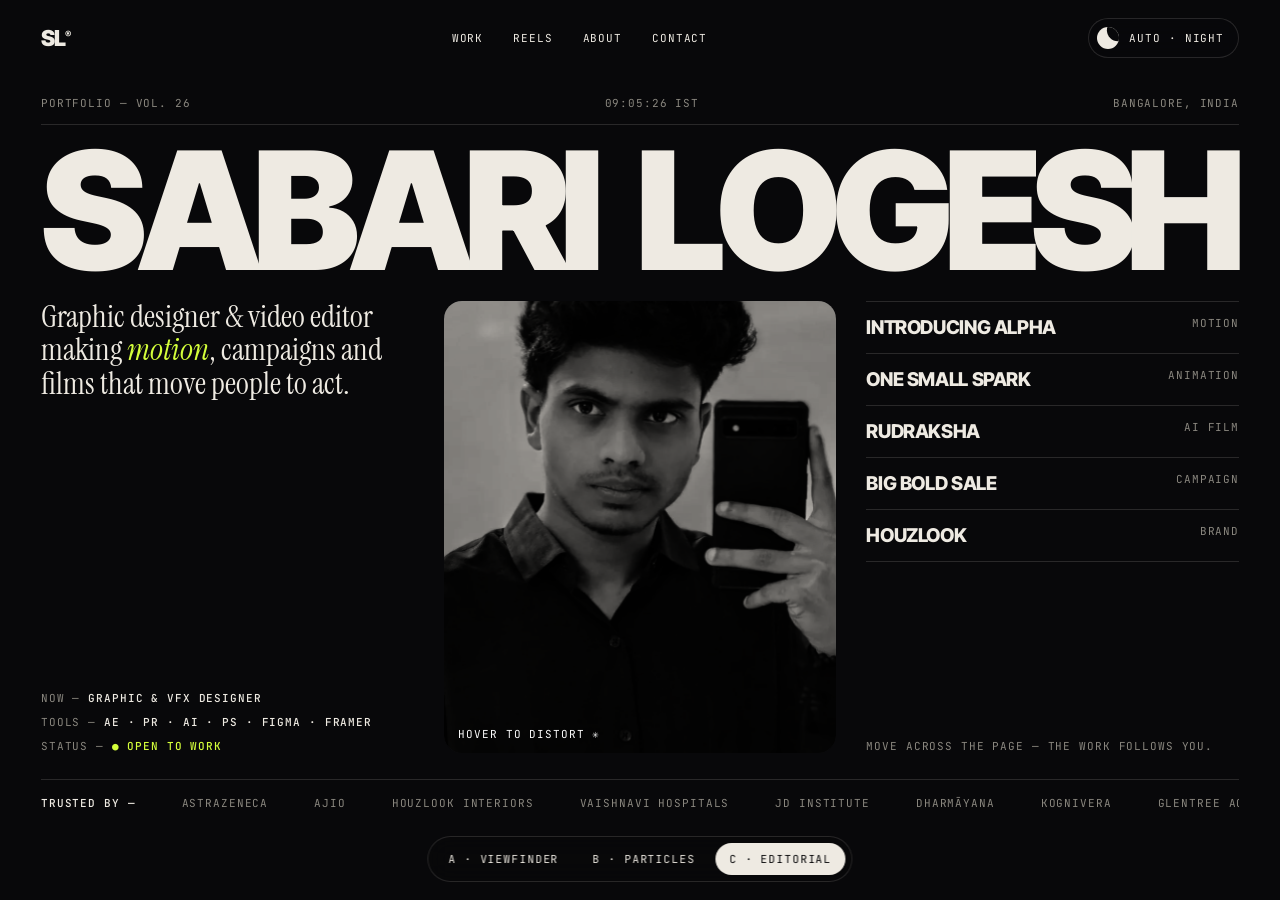
<file: options/c.html>
<!doctype html>
<html lang="en" data-theme="dark">
<head>
<meta charset="utf-8"><meta name="viewport" content="width=device-width, initial-scale=1">
<title>Option C — Editorial</title>
<meta name="theme-color" content="#08080a">
<script src="../assets/js/theme.js"></script>
<link rel="stylesheet" href="../assets/css/fonts.css">
<link rel="stylesheet" href="opt.css">
<script type="importmap">{ "imports": { "three": "../assets/vendor/three.module.js" } }</script>
</head>
<body>
<header class="nav">
  <a class="nav__logo" href="../">SL<sup style="font-size:10px">®</sup></a>
  <nav class="nav__links mono"><a href="#">Work</a><a href="#">Reels</a><a href="#">About</a><a href="#">Contact</a></nav>
  <div class="nav__r"><button class="tt mono" data-theme-toggle aria-label="Change theme"><span class="tt__dot"></span><span data-theme-label>Auto</span></button></div>
</header>
<div class="opt-bar mono"><a href="a.html" >A · Viewfinder</a><a href="b.html" >B · Particles</a><a href="c.html" class="on">C · Editorial</a></div>
<style>
.hc{position:relative;min-height:100svh;padding:96px clamp(16px,3.2vw,48px) 90px;display:flex;flex-direction:column;overflow:hidden}
.hc__top{display:flex;justify-content:space-between;color:var(--mut);border-bottom:1px solid var(--line);padding-bottom:14px}
.hc__name{font-family:var(--fd);font-weight:900;text-transform:uppercase;letter-spacing:-.065em;line-height:.78;white-space:nowrap;margin:22px 0 26px;position:relative;z-index:3}
.hc__name .ch{display:inline-block;transition:transform .5s cubic-bezier(.19,1,.22,1),color .3s}
.hc__grid{flex:1;display:grid;grid-template-columns:1fr 1.05fr 1fr;gap:clamp(16px,2.4vw,36px);align-items:stretch}
.hc__col{display:flex;flex-direction:column;justify-content:space-between;gap:24px}
.hc__lead{font-family:var(--fs);font-size:clamp(26px,2.4vw,40px);line-height:1.08}
.hc__lead i{color:var(--acc)}
.hc__meta{display:grid;gap:10px;color:var(--mut)}
.hc__meta b{color:var(--fg);font-weight:500}
.hc__photo{position:relative;border-radius:18px;overflow:hidden;min-height:440px;background:var(--bg2)}
.hc__photo canvas{position:absolute;inset:0;width:100%;height:100%}
.hc__photo .mono{position:absolute;left:14px;bottom:12px;color:#fff;mix-blend-mode:difference;z-index:2}
.hc__list{list-style:none;border-top:1px solid var(--line)}
.hc__list li{display:flex;justify-content:space-between;gap:10px;padding:14px 0;border-bottom:1px solid var(--line);transition:padding .4s cubic-bezier(.19,1,.22,1)}
.hc__list li:hover{padding-left:12px}
.hc__list strong{font-family:var(--fd);font-weight:800;font-weight:700;font-size:19px;letter-spacing:-.02em}
.hc__list span{color:var(--mut)}
.trail{position:fixed;left:0;top:0;width:170px;height:210px;pointer-events:none;z-index:2;border-radius:10px;overflow:hidden;opacity:0}
.trail img{width:100%;height:100%;object-fit:cover}
@media(max-width:900px){.hc__grid{grid-template-columns:1fr}.hc__photo{min-height:420px;order:-1}}
.tick{margin-top:26px;border-top:1px solid var(--line);padding-top:16px;overflow:hidden;white-space:nowrap;color:var(--mut)}.tick div{display:inline-flex;gap:46px;animation:tk 30s linear infinite}.tick b{color:var(--fg);font-weight:500}@keyframes tk{to{transform:translateX(-50%)}}
</style>
<section class="hc" id="hero">
  <div class="hc__top mono"><span>Portfolio — Vol. 26</span><span id="clock">IST</span><span>Bangalore, India</span></div>
  <h1 class="hc__name" id="name">Sabari Logesh</h1>
  <div class="hc__grid">
    <div class="hc__col">
      <p class="hc__lead">Graphic designer &amp; video editor making <i>motion</i>, campaigns and films that move people to act.</p>
      <div class="hc__meta mono"><span>Now — <b>Graphic &amp; VFX Designer</b></span><span>Tools — <b>Ae · Pr · Ai · Ps · Figma · Framer</b></span><span>Status — <b style="color:var(--acc)">● Open to work</b></span></div>
    </div>
    <div class="hc__photo" id="photo"><canvas id="c"></canvas><span class="mono">Hover to distort ✳</span></div>
    <div class="hc__col">
      <ul class="hc__list mono" id="list">
        <li data-img="../assets/video/alpha-teaser.jpg"><strong>Introducing ALPHA</strong><span>Motion</span></li>
        <li data-img="../assets/video/kognivera-diwali-cover.jpg"><strong>One Small Spark</strong><span>Animation</span></li>
        <li data-img="../assets/video/rudraksha-ai-video.jpg"><strong>Rudraksha</strong><span>AI Film</span></li>
        <li data-img="../assets/img/idex-key-visual-dark.webp"><strong>Big Bold Sale</strong><span>Campaign</span></li>
        <li data-img="../assets/img/houzlook-carousel-1.webp"><strong>Houzlook</strong><span>Brand</span></li>
      </ul>
      <p class="mono" style="color:var(--mut)">Move across the page — the work follows you.</p>
    </div>
  </div>
  <div class="tick mono"><div><b>Trusted by —</b><span>AstraZeneca</span><span>AJIO</span><span>Houzlook Interiors</span><span>Vaishnavi Hospitals</span><span>JD Institute</span><span>Dharmāyana</span><span>Kognivera</span><span>Glentree Academy</span><span>Zootopia</span><span>Anuvic Designs</span><b>Trusted by —</b><span>AstraZeneca</span><span>AJIO</span><span>Houzlook Interiors</span><span>Vaishnavi Hospitals</span><span>JD Institute</span><span>Dharmāyana</span><span>Kognivera</span><span>Glentree Academy</span><span>Zootopia</span><span>Anuvic Designs</span></div></div>
</section>
<script type="module">
import * as THREE from 'three';
const $=s=>document.querySelector(s);
// name: split + fit to full width + wave on hover
const nm=$('#name');nm.innerHTML=[...nm.textContent].map(c=>`<span class="ch">${c===' '?'</span><span class="ch" style="width:.26em">':c}</span>`).join('');
function fit(){nm.style.fontSize='100px';const w=(()=>{const r=document.createRange();r.selectNodeContents(nm);return r.getBoundingClientRect().width})();nm.style.fontSize=(100*(nm.clientWidth)/w*.995)+'px'}document.fonts.load('900 100px "Inter Tight"').then(fit);setTimeout(fit,1500);addEventListener('resize',fit);fit();
const chs=[...nm.children];nm.addEventListener('pointermove',e=>{chs.forEach(c=>{const r=c.getBoundingClientRect();const d=Math.abs(e.clientX-(r.left+r.width/2));const k=Math.max(0,1-d/220);c.style.transform=`translateY(${-k*14}%) scaleY(${1+k*.12})`;c.style.color=k>.7?'var(--acc)':''})});
nm.addEventListener('pointerleave',()=>chs.forEach(c=>{c.style.transform='';c.style.color=''}));
setInterval(()=>{$('#clock').textContent=new Date().toLocaleTimeString('en-GB',{timeZone:'Asia/Kolkata',hour12:false})+' IST'},1000);
// liquid distortion portrait
const box=$('#photo'),R=new THREE.WebGLRenderer({canvas:$('#c'),antialias:true});R.setPixelRatio(Math.min(devicePixelRatio,2));
const sc=new THREE.Scene(),cam=new THREE.OrthographicCamera(-1,1,1,-1,0,1);
const tex=await new THREE.TextureLoader().loadAsync('../assets/img/me/front-photo.webp');tex.colorSpace=THREE.SRGBColorSpace;
const U={uT:{value:tex},uM:{value:new THREE.Vector2(.5,.5)},uV:{value:new THREE.Vector2()},uH:{value:0},uTime:{value:0},uRes:{value:new THREE.Vector2(1,1)},uImg:{value:new THREE.Vector2(tex.image.width,tex.image.height)},uMono:{value:0}};
sc.add(new THREE.Mesh(new THREE.PlaneGeometry(2,2),new THREE.ShaderMaterial({uniforms:U,vertexShader:`varying vec2 v;void main(){v=uv;gl_Position=vec4(position,1.);}`,
 fragmentShader:`uniform sampler2D uT;uniform vec2 uM,uV,uRes,uImg;uniform float uH,uTime,uMono;varying vec2 v;
 void main(){vec2 r=vec2(min((uRes.x/uRes.y)/(uImg.x/uImg.y),1.),min((uRes.y/uRes.x)/(uImg.y/uImg.x),1.));
  vec2 uv=vec2(v.x*r.x+(1.-r.x)*.5,v.y*r.y+(1.-r.y)*.5);
  vec2 asp=vec2(uRes.x/uRes.y,1.);float d=distance(v*asp,uM*asp);
  float ripple=sin(d*38.-uTime*6.)*.012*smoothstep(.45,0.,d)*uH;
  vec2 push=uV*smoothstep(.35,0.,d)*.6*uH;
  vec2 q=uv+normalize(v-uM+1e-4)*ripple-push;
  float s=length(push)*.35+.002*uH;
  vec3 c=vec3(texture2D(uT,q+vec2(s,0.)).r,texture2D(uT,q).g,texture2D(uT,q-vec2(s,0.)).b);
  float g=dot(c,vec3(.299,.587,.114));c=mix(c,vec3(g)*vec3(1.02,1.,.97),uMono*(1.-smoothstep(.0,.35,d)*uH));
  gl_FragColor=vec4(c,1.);}`})));
function size(){const w=box.clientWidth,h=box.clientHeight;R.setSize(w,h,false);U.uRes.value.set(w,h)}new ResizeObserver(size).observe(box);size();
const m=new THREE.Vector2(.5,.5),pm=new THREE.Vector2(.5,.5);let hov=0;
box.addEventListener('pointermove',e=>{const r=box.getBoundingClientRect();m.set((e.clientX-r.left)/r.width,1-(e.clientY-r.top)/r.height)});
box.addEventListener('pointerenter',()=>hov=1);box.addEventListener('pointerleave',()=>hov=0);
function th(){U.uMono.value=document.documentElement.dataset.theme==='light'?0:1}th();addEventListener('themechange',th);
const clk=new THREE.Clock();
(function loop(){requestAnimationFrame(loop);U.uTime.value=clk.getElapsedTime();const cur=U.uM.value;const nx=cur.clone().lerp(m,.12);U.uV.value.lerp(nx.clone().sub(cur),.2);cur.copy(nx);U.uH.value+=(hov-U.uH.value)*.08;R.render(sc,cam)})();
// magnetic image trail across the hero
const imgs=[...$('#list').children].map(li=>li.dataset.img);let last={x:0,y:0},k=0;
$('#hero').addEventListener('pointermove',e=>{if(box.contains(e.target)||nm.contains(e.target))return;const dx=e.clientX-last.x,dy=e.clientY-last.y;if(Math.hypot(dx,dy)<110)return;last={x:e.clientX,y:e.clientY};
 const t=document.createElement('div');t.className='trail';t.innerHTML=`<img src="${imgs[k++%imgs.length]}" alt="">`;document.body.appendChild(t);
 const rot=(Math.random()-.5)*16;t.animate([{transform:`translate(${e.clientX-85}px,${e.clientY-105}px) scale(.4) rotate(${rot}deg)`,opacity:0},{transform:`translate(${e.clientX-85}px,${e.clientY-105}px) scale(1) rotate(${rot/2}deg)`,opacity:1,offset:.25},{transform:`translate(${e.clientX-85+dx*.6}px,${e.clientY-105+dy*.6+40}px) scale(.85) rotate(0deg)`,opacity:0}],{duration:1400,easing:'cubic-bezier(.19,1,.22,1)'}).onfinish=()=>t.remove()});

</script>

</body>
</html>
</file>
<file: assets/css/fonts.css>
@font-face{font-family:'Inter Tight';font-weight:500;font-style:normal;font-display:swap;src:url(../fonts/inter-tight-latin-500-normal.woff2) format('woff2')}
@font-face{font-family:'Inter Tight';font-weight:600;font-style:normal;font-display:swap;src:url(../fonts/inter-tight-latin-600-normal.woff2) format('woff2')}
@font-face{font-family:'Inter Tight';font-weight:800;font-style:normal;font-display:swap;src:url(../fonts/inter-tight-latin-800-normal.woff2) format('woff2')}
@font-face{font-family:'Inter Tight';font-weight:900;font-style:normal;font-display:swap;src:url(../fonts/inter-tight-latin-900-normal.woff2) format('woff2')}
@font-face{font-family:'Inter Tight';font-weight:800;font-style:italic;font-display:swap;src:url(../fonts/inter-tight-latin-800-italic.woff2) format('woff2')}
@font-face{font-family:'Instrument Serif';font-weight:400;font-style:normal;font-display:swap;src:url(../fonts/instrument-serif-latin-400-normal.woff2) format('woff2')}
@font-face{font-family:'Instrument Serif';font-weight:400;font-style:italic;font-display:swap;src:url(../fonts/instrument-serif-latin-400-italic.woff2) format('woff2')}
@font-face{font-family:'Manrope';font-weight:400;font-style:normal;font-display:swap;src:url(../fonts/manrope-latin-400-normal.woff2) format('woff2')}
@font-face{font-family:'Manrope';font-weight:500;font-style:normal;font-display:swap;src:url(../fonts/manrope-latin-500-normal.woff2) format('woff2')}
@font-face{font-family:'Manrope';font-weight:600;font-style:normal;font-display:swap;src:url(../fonts/manrope-latin-600-normal.woff2) format('woff2')}
@font-face{font-family:'Manrope';font-weight:700;font-style:normal;font-display:swap;src:url(../fonts/manrope-latin-700-normal.woff2) format('woff2')}
@font-face{font-family:'JetBrains Mono';font-weight:400;font-style:normal;font-display:swap;src:url(../fonts/jetbrains-mono-latin-400-normal.woff2) format('woff2')}
@font-face{font-family:'JetBrains Mono';font-weight:500;font-style:normal;font-display:swap;src:url(../fonts/jetbrains-mono-latin-500-normal.woff2) format('woff2')}
@font-face{font-family:'Syne';font-weight:700;font-style:normal;font-display:swap;src:url(../fonts/syne-latin-700-normal.woff2) format('woff2')}
@font-face{font-family:'Syne';font-weight:800;font-style:normal;font-display:swap;src:url(../fonts/syne-latin-800-normal.woff2) format('woff2')}
</file>
<file: assets/css/style.css>
:root,[data-theme=dark]{
  --bg:#08080a; --bg2:#121216; --fg:#eeeae2; --txt2:#c9c5bc; --mut:#8a877f; --line:rgba(238,234,226,.12);
  --acc:#d4ff3a; --acc-ink:#0b0b0b; --acc2:#ff5a1f;
}
[data-theme=light]{
  --bg:#ece8e0; --bg2:#e1dcd2; --fg:#111113; --txt2:#3b3934; --mut:#6b675f; --line:rgba(17,17,19,.13);
  --acc:#3b2bff; --acc-ink:#ffffff; --acc2:#ff4a12;
}
.theme-anim,.theme-anim *{transition:background-color .6s ease,color .6s ease,border-color .6s ease!important}
:root{
  --f-d:'Inter Tight',system-ui,sans-serif; --f-s:'Instrument Serif',Georgia,serif; --f-b:'Manrope',system-ui,sans-serif; --f-m:'JetBrains Mono',ui-monospace,monospace;
  --pad:clamp(16px,3.2vw,48px); --ease:cubic-bezier(.19,1,.22,1);
}
*{box-sizing:border-box;margin:0;padding:0}
html{background:var(--bg);-webkit-text-size-adjust:100%;overflow-x:hidden}
body{overflow-x:clip}
html.lenis,html.lenis body{height:auto}
.lenis.lenis-smooth{scroll-behavior:auto!important}
.lenis.lenis-stopped{overflow:hidden}
body{background:var(--bg);color:var(--fg);font-family:var(--f-b);font-size:16px;line-height:1.5;overflow-x:hidden;-webkit-font-smoothing:antialiased}
body.is-loading{overflow:hidden;height:100vh}
a{color:inherit;text-decoration:none}
button{font:inherit;color:inherit;background:none;border:0;cursor:pointer}
img,video{display:block;max-width:100%}
.mono{font-family:var(--f-m);font-size:11px;letter-spacing:.08em;text-transform:uppercase}
::selection{background:var(--acc);color:var(--acc-ink)}
@media (hover:hover) and (pointer:fine){ body, a, button{cursor:none} }

/* grain */
.grain{position:fixed;inset:0;z-index:90;pointer-events:none;opacity:.06;
  background-image:url("data:image/svg+xml,%3Csvg xmlns='http://www.w3.org/2000/svg' width='160' height='160'%3E%3Cfilter id='n'%3E%3CfeTurbulence type='fractalNoise' baseFrequency='.9' numOctaves='3' stitchTiles='stitch'/%3E%3C/filter%3E%3Crect width='100%25' height='100%25' filter='url(%23n)'/%3E%3C/svg%3E");
  animation:grain 1s steps(6) infinite}
@keyframes grain{0%{background-position:0 0}20%{background-position:-40px 30px}40%{background-position:30px -50px}60%{background-position:-30px 40px}80%{background-position:50px 20px}100%{background-position:0 0}}

/* loader */
.loader{position:fixed;inset:0;z-index:200;background:var(--bg);display:flex;flex-direction:column;justify-content:flex-end;padding:var(--pad)}
.loader__grid{position:absolute;top:var(--pad);left:var(--pad);right:var(--pad);display:flex;justify-content:space-between;color:var(--mut)}
.loader__count{font-family:var(--f-d);font-weight:900;font-size:clamp(96px,22vw,340px);line-height:.8;letter-spacing:-.05em}
.loader__count sup{font-size:.25em;color:var(--acc);vertical-align:top}
.loader__bar{height:1px;background:var(--line);margin-top:24px;overflow:hidden}
.loader__bar i{display:block;height:100%;width:0;background:var(--acc)}
.loader__words{display:flex;gap:24px;margin-top:14px;color:var(--mut)}
.loader__words span{opacity:.3;transition:opacity .3s}
.loader__words span.on{opacity:1;color:var(--fg)}

/* cursor */
.cursor{position:fixed;left:0;top:0;z-index:300;pointer-events:none;mix-blend-mode:difference}
.cursor__dot{position:absolute;width:6px;height:6px;border-radius:50%;background:#fff;transform:translate(-50%,-50%)}
.cursor__ring{position:absolute;width:40px;height:40px;border:1px solid rgba(255,255,255,.6);border-radius:50%;transform:translate(-50%,-50%);display:grid;place-items:center;transition:width .4s var(--ease),height .4s var(--ease),background .3s,border-color .3s}
.cursor__label{font-family:var(--f-m);font-size:10px;letter-spacing:.1em;text-transform:uppercase;color:#000;opacity:0;transition:opacity .2s}
.cursor.is-label .cursor__ring{width:88px;height:88px;background:#fff;border-color:#fff}
.cursor.is-label .cursor__label{opacity:1}
.cursor.is-hover .cursor__ring{width:64px;height:64px}
@media (hover:none),(pointer:coarse){.cursor{display:none}}

/* nav */
.nav{position:fixed;top:0;left:0;right:0;z-index:100;display:flex;align-items:center;justify-content:space-between;padding:18px var(--pad);mix-blend-mode:difference}
.nav__logo{font-family:var(--f-d);font-weight:900;font-size:22px;letter-spacing:-.02em;display:inline-block}
.nav__logo span{font-size:10px;vertical-align:top}
.nav__links{display:flex;gap:34px}
.nav__link{font-family:var(--f-m);font-size:12px;text-transform:uppercase;letter-spacing:.1em;overflow:hidden;height:1.3em;display:block}
.nav__link span{display:block;position:relative;transition:transform .5s var(--ease)}
.nav__link span::after{content:attr(data-text);position:absolute;left:0;top:100%}
.nav__link:hover span{transform:translateY(-100%)}
.nav__right{display:flex;align-items:center;gap:18px}
.nav__status{display:flex;align-items:center;gap:8px}
.nav__status i{width:7px;height:7px;border-radius:50%;background:var(--acc);box-shadow:0 0 0 0 var(--acc);animation:pulse 2s infinite}
@keyframes pulse{0%{box-shadow:0 0 0 0 rgba(212,255,58,.7)}70%{box-shadow:0 0 0 10px rgba(212,255,58,0)}100%{box-shadow:0 0 0 0 rgba(212,255,58,0)}}
.nav__menu{display:none;width:40px;height:40px;flex-direction:column;justify-content:center;gap:6px;align-items:center}
.nav__menu span{width:22px;height:1.5px;background:#fff;transition:transform .4s var(--ease)}
.menu{position:fixed;inset:0;z-index:99;background:var(--bg);display:flex;flex-direction:column;justify-content:center;padding:var(--pad);gap:6px;clip-path:inset(0 0 100% 0);transition:clip-path .8s var(--ease)}
.menu a{font-family:var(--f-d);font-weight:900;font-size:clamp(48px,14vw,96px);line-height:1;letter-spacing:-.04em}
body.menu-open .menu{clip-path:inset(0 0 0 0)}
body.menu-open .nav__menu span:first-child{transform:translateY(3.75px) rotate(45deg)}
body.menu-open .nav__menu span:last-child{transform:translateY(-3.75px) rotate(-45deg)}

/* marquee */
.marquee{overflow:hidden;border-block:1px solid var(--line);padding:22px 0;background:var(--bg)}
.marquee__track{display:flex;gap:40px;white-space:nowrap;width:max-content;font-family:var(--f-d);font-weight:700;font-size:clamp(28px,4.2vw,64px);letter-spacing:-.03em;text-transform:uppercase}
.marquee__track b{color:var(--acc);font-weight:400}
.marquee__track span:nth-of-type(even){-webkit-text-stroke:1px var(--fg);color:transparent}

/* showreel */
.showreel{height:220vh;position:relative}
.showreel__sticky{position:sticky;top:0;height:100vh;display:grid;place-items:center;overflow:hidden}
.showreel__frame{position:relative;width:34vw;aspect-ratio:16/9;border-radius:18px;overflow:hidden;will-change:width,border-radius;z-index:2}
.showreel__frame video{width:100%;height:100%;object-fit:cover}
.showreel__label{position:absolute;left:18px;right:18px;bottom:14px;display:flex;justify-content:space-between;color:#fff;mix-blend-mode:difference}
.showreel__text{position:absolute;inset:0;display:flex;justify-content:space-between;align-items:center;padding:0 var(--pad);font-family:var(--f-d);font-weight:900;font-size:clamp(56px,12vw,210px);letter-spacing:-.05em;text-transform:uppercase;pointer-events:none;z-index:1}
.showreel__text span:last-child{-webkit-text-stroke:1.5px var(--fg);color:transparent}

/* section heads */
.section-head{display:grid;grid-template-columns:1fr auto 1fr;align-items:end;gap:24px;padding:0 var(--pad);margin-bottom:48px}
.section-head .mono{color:var(--mut)}
.section-head__count{text-align:right}
.section-head__count b{color:var(--acc);font-weight:500}
.reveal-title{font-family:var(--f-d);font-weight:900;font-size:clamp(44px,8vw,130px);letter-spacing:-.05em;line-height:.9;text-transform:uppercase;text-align:center}
.reveal-title i{font-family:var(--f-s);font-style:italic;font-weight:400;text-transform:none;letter-spacing:-.02em;color:var(--acc)}
.reveal-title .char{display:inline-block}

/* work roll */
.work{padding:160px 0 60px}
.roll{position:relative;height:88vh;min-height:560px;touch-action:pan-y}
.roll canvas{position:absolute;inset:0;width:100%;height:100%;display:block}
.roll__info{position:absolute;left:var(--pad);bottom:28px;z-index:2;pointer-events:none;max-width:70vw}
.roll__idx{color:var(--acc)}
.roll__title{font-family:var(--f-d);font-weight:700;font-size:clamp(28px,4vw,58px);letter-spacing:-.03em;line-height:1;margin:8px 0}
.roll__client{color:var(--mut)}
.roll__hint{position:absolute;right:var(--pad);bottom:34px;color:var(--mut)}
.roll__hint span{color:var(--fg)}

/* index */
.index{padding:140px 0 120px;position:relative}
.index__list{list-style:none;border-top:1px solid var(--line);margin:0 var(--pad)}
.index__item{display:grid;grid-template-columns:60px 1.4fr 1fr 1fr 40px;gap:20px;align-items:center;padding:26px 0;border-bottom:1px solid var(--line);position:relative;overflow:hidden}
.index__item::before{content:'';position:absolute;inset:0;background:var(--fg);transform:scaleY(0);transform-origin:bottom;transition:transform .6s var(--ease);z-index:0}
.index__item>*{position:relative;z-index:1;transition:color .4s,transform .6s var(--ease)}
.index__item:hover::before{transform:scaleY(1)}
.index__item:hover>*{color:var(--bg)}
.index__item:hover .index__t{transform:translateX(18px)}
.index__n{color:var(--mut)}
.index__t{font-family:var(--f-d);font-weight:700;font-size:clamp(22px,2.6vw,40px);letter-spacing:-.03em;line-height:1}
.index__c,.index__k{color:var(--mut)}
.index__a{font-size:22px;text-align:right}
.index__preview{position:fixed;left:0;top:0;width:300px;height:380px;pointer-events:none;z-index:50;border-radius:14px;overflow:hidden;opacity:0;transform:translate(-50%,-50%) scale(.6)}
.index__preview-inner{position:absolute;inset:0}
.index__preview img{position:absolute;inset:0;width:100%;height:100%;object-fit:cover}

/* reels */
.reels{position:relative}
.reels__pin{height:100vh;display:flex;flex-direction:column;justify-content:center;overflow:hidden}
.section-head--row{margin-bottom:34px}
.reels__track{display:flex;gap:28px;padding:0 var(--pad);width:max-content;perspective:1400px}
.reel{width:clamp(220px,20vw,300px);flex:none;transform-style:preserve-3d}
.reel__card{position:relative;aspect-ratio:9/16;border-radius:18px;overflow:hidden;background:var(--bg2);transform-style:preserve-3d;transition:transform .5s var(--ease),box-shadow .5s;will-change:transform}
.reel__card video{width:100%;height:100%;object-fit:cover}
.reel__card::after{content:'';position:absolute;inset:0;background:radial-gradient(circle at var(--mx,50%) var(--my,50%),rgba(255,255,255,.25),transparent 45%);opacity:0;transition:opacity .4s;pointer-events:none}
.reel__card:hover::after{opacity:1}
.reel__card:hover{box-shadow:0 30px 80px -20px rgba(212,255,58,.25)}
.reel__play{position:absolute;right:12px;top:12px;width:34px;height:34px;border-radius:50%;background:rgba(0,0,0,.5);backdrop-filter:blur(6px);display:grid;place-items:center;font-size:11px}
.reel__meta{display:flex;justify-content:space-between;align-items:baseline;margin-top:14px;gap:10px}
.reel__meta strong{font-family:var(--f-d);font-weight:700;font-size:17px;letter-spacing:-.01em;line-height:1.15}
.reel__meta span{color:var(--mut);white-space:nowrap}

/* about */
.about{padding:160px 0 120px}
.about__big{padding:0 var(--pad);font-family:var(--f-d);font-weight:500;font-size:clamp(26px,3.8vw,58px);line-height:1.12;letter-spacing:-.025em;max-width:1400px}
.about__big .w{opacity:.14;transition:opacity .2s}
.about__grid{display:grid;grid-template-columns:1fr 1.4fr;gap:clamp(24px,5vw,80px);padding:0 var(--pad);margin-top:110px}
.about__photo{position:relative;border-radius:22px;aspect-ratio:4/5;overflow:hidden;background:var(--bg2);transform-style:preserve-3d;transition:transform .4s var(--ease)}
.about__photo img{position:absolute;inset:0;width:100%;height:100%;object-fit:cover;object-position:50% 20%;filter:grayscale(1) contrast(1.08);transition:filter .8s var(--ease),transform 1.2s var(--ease)}
.about__photo:hover img{filter:none;transform:scale(1.04)}
.about__photo::after{content:'';position:absolute;inset:0;background:linear-gradient(to top,rgba(0,0,0,.78),transparent 55%);pointer-events:none}
.about__card{color:#f1ede6}.about__card span{color:rgba(241,237,230,.7)!important}
.about__card{position:absolute;z-index:2;inset:auto 22px 22px 22px;display:grid;gap:4px;transform:translateZ(60px)}
.about__card strong{font-family:var(--f-d);font-size:clamp(22px,2.2vw,32px);letter-spacing:-.02em;margin-bottom:12px;line-height:1.1}
.about__clock{color:var(--acc)!important;font-size:13px}
.about__exp h4,.tools h4{color:var(--mut);font-weight:400;margin-bottom:18px}
.about__exp ul{list-style:none;border-top:1px solid var(--line)}
.about__exp li{display:grid;grid-template-columns:130px 1fr;gap:18px;padding:22px 0;border-bottom:1px solid var(--line)}
.about__exp li .mono{color:var(--mut);padding-top:5px}
.about__exp li strong{display:block;font-family:var(--f-d);font-size:22px;letter-spacing:-.02em;line-height:1.2}
.about__exp li em{font-style:normal;color:var(--acc);font-size:14px}
.about__exp li p{color:var(--txt2);font-size:15px;margin-top:6px}
.tools{padding:0 var(--pad);margin-top:90px}
.tools__grid{display:grid;grid-template-columns:repeat(8,1fr);gap:12px}
.tool{aspect-ratio:1;border:1px solid var(--line);border-radius:16px;display:flex;flex-direction:column;justify-content:space-between;padding:14px;transition:background .4s,color .4s,transform .5s var(--ease)}
.tool b{font-family:var(--f-d);font-size:clamp(26px,2.6vw,40px);font-weight:800;letter-spacing:-.04em}
.tool span{color:var(--mut)}
.tool:hover{background:var(--acc);color:var(--acc-ink);transform:translateY(-6px) rotate(-2deg)}
.tool:hover span{color:var(--acc-ink)}

/* contact */
.contact{padding:140px var(--pad) 28px;border-top:1px solid var(--line)}
.contact__reveal{position:relative}
.contact__big{font-family:var(--f-d);font-weight:900;font-size:clamp(56px,11vw,200px);line-height:.88;letter-spacing:-.055em;text-transform:uppercase}
.contact__big--mask{position:absolute;inset:0;color:var(--acc);pointer-events:none;
  -webkit-mask-image:radial-gradient(circle var(--r,0px) at var(--x,50%) var(--y,50%),#000 99%,transparent 100%);
  mask-image:radial-gradient(circle var(--r,0px) at var(--x,50%) var(--y,50%),#000 99%,transparent 100%);background:var(--bg)}
.contact__row{display:flex;justify-content:space-between;align-items:center;gap:32px;flex-wrap:wrap;margin-top:70px}
.glow-btn{position:relative;display:inline-flex;align-items:center;gap:18px;padding:22px 34px;border-radius:99px;background:var(--fg);color:var(--bg);font-weight:600;font-size:clamp(15px,1.4vw,20px);isolation:isolate;overflow:hidden}
.glow-btn::before{content:'';position:absolute;inset:-2px;border-radius:inherit;background:conic-gradient(from var(--a,0deg),var(--acc),var(--acc2),#7c3aed,var(--acc));z-index:-2;animation:rot 4s linear infinite}
.glow-btn::after{content:'';position:absolute;inset:2px;border-radius:inherit;background:var(--fg);z-index:-1;transition:background .4s}
.glow-btn:hover::after{background:var(--acc)}.glow-btn:hover{color:var(--acc-ink)}
.glow-btn i{font-style:normal;transition:transform .5s var(--ease)}
.glow-btn:hover i{transform:translateX(6px) rotate(-45deg)}
@property --a{syntax:'<angle>';inherits:false;initial-value:0deg}
@keyframes rot{to{--a:360deg}}
.contact__links{display:flex;gap:26px;flex-wrap:wrap}
.u-link{position:relative}
.u-link::after{content:'';position:absolute;left:0;right:0;bottom:-3px;height:1px;background:currentColor;transform:scaleX(0);transform-origin:right;transition:transform .5s var(--ease)}
.u-link:hover::after{transform:scaleX(1);transform-origin:left}
.footer{display:flex;justify-content:space-between;gap:16px;flex-wrap:wrap;margin-top:120px;padding-top:22px;border-top:1px solid var(--line);color:var(--mut)}

/* modal */
.modal{position:fixed;inset:0;z-index:150;pointer-events:none;visibility:hidden}
.modal.open{pointer-events:auto;visibility:visible}
.modal__bg{position:absolute;inset:0;background:rgba(0,0,0,.6);opacity:0;backdrop-filter:blur(8px)}
.modal__panel{position:absolute;inset:0;background:var(--bg);overflow-y:auto;overscroll-behavior:contain;clip-path:inset(100% 0 0 0);padding:110px var(--pad) 60px}
.modal__close{position:fixed;top:18px;right:var(--pad);width:52px;height:52px;border-radius:50%;border:1px solid var(--line);font-size:16px;z-index:3;background:var(--bg)}
.modal__head{display:grid;gap:12px;margin-bottom:34px}
.modal__head .mono{color:var(--mut)}
.modal__head .mono:first-child{color:var(--acc)}
.modal__head h2{font-family:var(--f-d);font-weight:900;font-size:clamp(44px,9vw,150px);line-height:.88;letter-spacing:-.055em;text-transform:uppercase}
.modal__body{display:grid;grid-template-columns:1.3fr 1fr;gap:40px;padding:28px 0 50px;border-top:1px solid var(--line)}
.modal__body p{font-size:clamp(17px,1.5vw,22px);color:var(--txt2);max-width:720px}
.modal__tags{display:flex;flex-wrap:wrap;gap:8px;align-content:flex-start;justify-content:flex-end}
.modal__tags span{border:1px solid var(--line);border-radius:99px;padding:8px 14px;font-family:var(--f-m);font-size:11px;text-transform:uppercase;letter-spacing:.08em}
.modal__media{columns:2;column-gap:18px}
.modal__media>*{break-inside:avoid;margin-bottom:18px;border-radius:14px;overflow:hidden;background:var(--bg2);width:100%}
.modal__media .m-wide{column-span:all}
.modal__media video,.modal__media img{width:100%;height:auto}
.modal__media .embed{aspect-ratio:16/9;position:relative}
.modal__media .embed iframe{position:absolute;inset:0;width:100%;height:100%;border:0}
.modal__media .embed-link{display:flex;justify-content:space-between;padding:16px 18px;background:var(--bg2)}
.modal__next{display:flex;flex-direction:column;align-items:flex-start;gap:10px;width:100%;margin-top:60px;padding-top:30px;border-top:1px solid var(--line);text-align:left}
.modal__next .mono{color:var(--mut)}
.modal__next strong{font-family:var(--f-d);font-size:clamp(36px,6vw,96px);letter-spacing:-.05em;line-height:.9;text-transform:uppercase;transition:color .3s}
.modal__next:hover strong{color:var(--acc)}

/* responsive */
@media (max-width:900px){
  .nav__links,.nav__status{display:none}
  .nav__menu{display:flex}
  .section-head{grid-template-columns:1fr;text-align:left;gap:8px}
  .section-head .reveal-title{text-align:left}
  .section-head__count{text-align:left}
  .showreel{height:160vh}
  .showreel__frame{width:70vw}
  .roll{height:66vh;min-height:460px}
  .roll__hint{display:none}
  .index__item{grid-template-columns:40px 1fr 30px;padding:20px 0}
  .index__c,.index__k{display:none}
  .index__preview{display:none}
  .about__grid{grid-template-columns:1fr}
  .about__photo{aspect-ratio:5/4}
  .about__exp li{grid-template-columns:1fr;gap:6px}
  .tools__grid{grid-template-columns:repeat(4,1fr)}
  .modal__body{grid-template-columns:1fr}
  .modal__tags{justify-content:flex-start}
  .modal__media{columns:1}
  .reels__pin{height:auto;padding:120px 0}
  .reels__track{width:auto;overflow-x:auto;scroll-snap-type:x mandatory;padding-bottom:12px;-webkit-overflow-scrolling:touch}
  .reel{scroll-snap-align:start;width:64vw}
}
@media (prefers-reduced-motion:reduce){
  *{animation-duration:.01ms!important;transition-duration:.01ms!important}
}

/* theme toggle */
.tt{display:inline-flex;align-items:center;gap:10px;border:1px solid rgba(255,255,255,.35);border-radius:99px;padding:6px 12px 6px 6px;color:#fff}
.tt__dot{width:20px;height:20px;border-radius:50%;position:relative;overflow:hidden;background:#fff}
.tt__dot::after{content:'';position:absolute;inset:0;border-radius:50%;background:#000;transform:translate(45%,-35%);transition:transform .6s var(--ease)}
[data-theme=light] .tt__dot::after{transform:translate(120%,-120%)}
@media(max-width:900px){.tt [data-theme-label]{display:none}.tt{padding:6px}}

/* hero — viewfinder */

.va{position:relative;min-height:100svh;padding:88px clamp(16px,3.2vw,48px) 0;display:flex;flex-direction:column;overflow:hidden}
.va__row{display:flex;justify-content:space-between;align-items:flex-end;gap:24px;padding:18px 0 22px}
.va__intro{max-width:360px;font-size:15px;line-height:1.5;color:color-mix(in srgb,var(--fg) 78%,transparent)}
.va__intro b{color:var(--fg);font-weight:600}
.va__role{text-align:right}
.va__role .mono{color:var(--mut);display:block;margin-bottom:4px}
.va__word{font-family:var(--f-s);font-style:italic;font-size:clamp(26px,2.6vw,40px);line-height:1.1;height:1.1em;overflow:hidden;display:block}
.va__word i{display:block;line-height:1.1;white-space:nowrap;transition:transform .9s cubic-bezier(.19,1,.22,1)}
/* viewfinder */
.vf.lt .vf__ui{color:#15131c}.vf.lt .vf__c{border-color:rgba(20,18,28,.8)}.vf.lt .vf__t{text-shadow:none}.vf.lt .vf__cross::before,.vf.lt .vf__cross::after{background:#15131c}.vf.lt .thirds{opacity:.5;filter:invert(1)}
.vf{position:relative;flex:1;min-height:360px;max-height:62vh;border-radius:14px;overflow:hidden;background:#050507;isolation:isolate}
.vf canvas{position:absolute;inset:0;width:100%;height:100%}
.vf__ui{position:absolute;inset:0;pointer-events:none;color:#fff;z-index:2}
.vf__c{position:absolute;width:26px;height:26px;border:1.5px solid rgba(255,255,255,.85)}
.vf__c.tl{left:16px;top:16px;border-right:0;border-bottom:0}.vf__c.tr{right:16px;top:16px;border-left:0;border-bottom:0}
.vf__c.bl{left:16px;bottom:16px;border-right:0;border-top:0}.vf__c.br{right:16px;bottom:16px;border-left:0;border-top:0}
.vf__t{position:absolute;display:flex;gap:14px;align-items:center;font-family:'JetBrains Mono',monospace;font-size:11px;letter-spacing:.08em;text-transform:uppercase;text-shadow:0 1px 8px rgba(0,0,0,.5)}
.vf__t.tl{left:52px;top:20px}.vf__t.tr{right:52px;top:20px}.vf__t.bl{left:52px;bottom:20px}.vf__t.br{right:52px;bottom:20px}
.rec{display:inline-flex;align-items:center;gap:7px}.rec i{width:8px;height:8px;border-radius:50%;background:#ff3b30;animation:blink 1.2s steps(1) infinite}
@keyframes blink{50%{opacity:0}}
.vf__cross{position:absolute;left:50%;top:50%;width:26px;height:26px;transform:translate(-50%,-50%);opacity:.6}
.vf__cross::before,.vf__cross::after{content:'';position:absolute;background:#fff}.vf__cross::before{left:50%;top:0;bottom:0;width:1px}.vf__cross::after{top:50%;left:0;right:0;height:1px}
.meter{position:absolute;right:22px;top:50%;transform:translateY(-50%);display:flex;gap:3px;align-items:flex-end;height:70px}
.meter i{width:3px;background:linear-gradient(to top,#d4ff3a 60%,#ffcc00 80%,#ff3b30);border-radius:2px;height:20%;transition:height .08s}
.thirds{position:absolute;inset:0;background:
 linear-gradient(to right,transparent calc(33.33% - .5px),rgba(255,255,255,.12) 33.33%,transparent calc(33.33% + .5px),transparent calc(66.66% - .5px),rgba(255,255,255,.12) 66.66%,transparent calc(66.66% + .5px)),
 linear-gradient(to bottom,transparent calc(33.33% - .5px),rgba(255,255,255,.12) 33.33%,transparent calc(33.33% + .5px),transparent calc(66.66% - .5px),rgba(255,255,255,.12) 66.66%,transparent calc(66.66% + .5px))}
.va__name{position:relative;z-index:3;margin-left:-.02em;font-family:var(--f-d);font-weight:900;letter-spacing:-.065em;line-height:.74;text-transform:uppercase;white-space:nowrap;margin:.08em 0 0;padding-bottom:74px}
.va__name .ch{display:inline-block;transform:translateY(105%);transition:transform 1.3s cubic-bezier(.19,1,.22,1)}
.va__name.in .ch{transform:none}
.va__name .ch.alt{font-family:var(--f-s);font-style:italic;font-weight:400;letter-spacing:-.02em;text-transform:none;color:var(--acc)}
@media(max-width:800px){.va__row{flex-direction:column;align-items:flex-start}.va__role{text-align:left}.vf{max-height:none;flex:none;aspect-ratio:4/5}.vf__t.tr,.vf__t.br,.meter{display:none}.va__name{padding-bottom:90px}}

/* mobile tuning */
@media (max-width:900px){
  .work{padding:90px 0 30px}
  .index{padding:90px 0 70px}
  .about{padding:100px 0 80px}
  .about__grid{margin-top:60px}
  .tools{margin-top:60px}
  .contact{padding:90px var(--pad) 90px}
  .footer{margin-top:70px}
  .section-head{margin-bottom:28px}
  .roll__hint{display:block;right:var(--pad);bottom:auto;top:10px}
  .roll__hint span{color:var(--acc)}
  .va{padding-top:74px}
  .va__row{padding:10px 0 16px;gap:12px}
  .va__intro{font-size:14px}
  .vf{border-radius:12px}
  .vf__t{font-size:10px}
  .vf__t.tl{left:44px;top:18px}.vf__t.bl{left:44px;bottom:18px}
  .vf__cross{display:none}
  .showreel__frame{border-radius:12px}
  .index__item{padding:18px 0}
  .index__t{font-size:22px}
  .modal__panel{padding:86px var(--pad) 48px}
  .modal__close{top:14px;width:44px;height:44px}
}
@media (max-width:900px) and (hover:none){ .roll__hint{font-size:10px} }

/* light theme: nav without blend so links stay readable */
[data-theme=light] .nav{mix-blend-mode:normal;color:var(--fg)}
[data-theme=light] .nav__menu span{background:var(--fg)}
[data-theme=light] .tt{border-color:var(--line);color:var(--fg)}
[data-theme=light] .tt__dot{background:var(--acc2)}
[data-theme=light] .tt__dot::after{background:var(--bg)}
[data-theme=light] .grain{opacity:.05}
</file>
<file: options/opt.css>
:root{--fd:'Inter Tight',system-ui,sans-serif;--fs:'Instrument Serif',Georgia,serif}
:root,[data-theme=dark]{--bg:#08080a;--bg2:#131317;--fg:#eeeae2;--mut:#8a877f;--line:rgba(238,234,226,.14);--acc:#d4ff3a;--acc-ink:#0b0b0b;--acc2:#ff5a1f}
[data-theme=light]{--bg:#ece8e0;--bg2:#e2ddd3;--fg:#111113;--mut:#6b675f;--line:rgba(17,17,19,.14);--acc:#3b2bff;--acc-ink:#fff;--acc2:#ff4a12}
.theme-anim,.theme-anim *{transition:background-color .6s ease,color .6s ease,border-color .6s ease,fill .6s ease!important}
*{box-sizing:border-box;margin:0;padding:0}
html,body{background:var(--bg);color:var(--fg)}
body{font-family:'Manrope',system-ui,sans-serif;overflow-x:hidden;-webkit-font-smoothing:antialiased}
a{color:inherit;text-decoration:none}button{font:inherit;color:inherit;background:none;border:0;cursor:pointer}
.mono{font-family:'JetBrains Mono',ui-monospace,monospace;font-size:11px;letter-spacing:.08em;text-transform:uppercase}
.nav{position:fixed;top:0;left:0;right:0;z-index:50;display:flex;align-items:center;justify-content:space-between;padding:18px clamp(16px,3.2vw,48px)}
.nav__logo{font-family:var(--fd);font-weight:900;font-size:22px;letter-spacing:-.04em}
.nav__links{display:flex;gap:30px}
.nav__r{display:flex;gap:12px;align-items:center}
.tt{display:inline-flex;align-items:center;gap:10px;border:1px solid var(--line);border-radius:99px;padding:8px 14px 8px 8px;background:color-mix(in srgb,var(--bg) 70%,transparent);backdrop-filter:blur(10px)}
.tt__dot{width:22px;height:22px;border-radius:50%;position:relative;overflow:hidden;background:var(--fg)}
.tt__dot::after{content:'';position:absolute;inset:0;border-radius:50%;background:var(--bg);transform:translate(45%,-35%);transition:transform .6s cubic-bezier(.19,1,.22,1)}
[data-theme=light] .tt__dot{background:var(--acc2)} [data-theme=light] .tt__dot::after{transform:translate(120%,-120%)}
.opt-bar{position:fixed;left:50%;bottom:18px;transform:translateX(-50%);z-index:60;display:flex;gap:6px;padding:6px;border-radius:99px;border:1px solid var(--line);background:color-mix(in srgb,var(--bg) 75%,transparent);backdrop-filter:blur(12px)}
.opt-bar a{padding:9px 14px;border-radius:99px}
.opt-bar a.on{background:var(--fg);color:var(--bg)}
@media(max-width:800px){.nav__links{display:none}}
</file>
